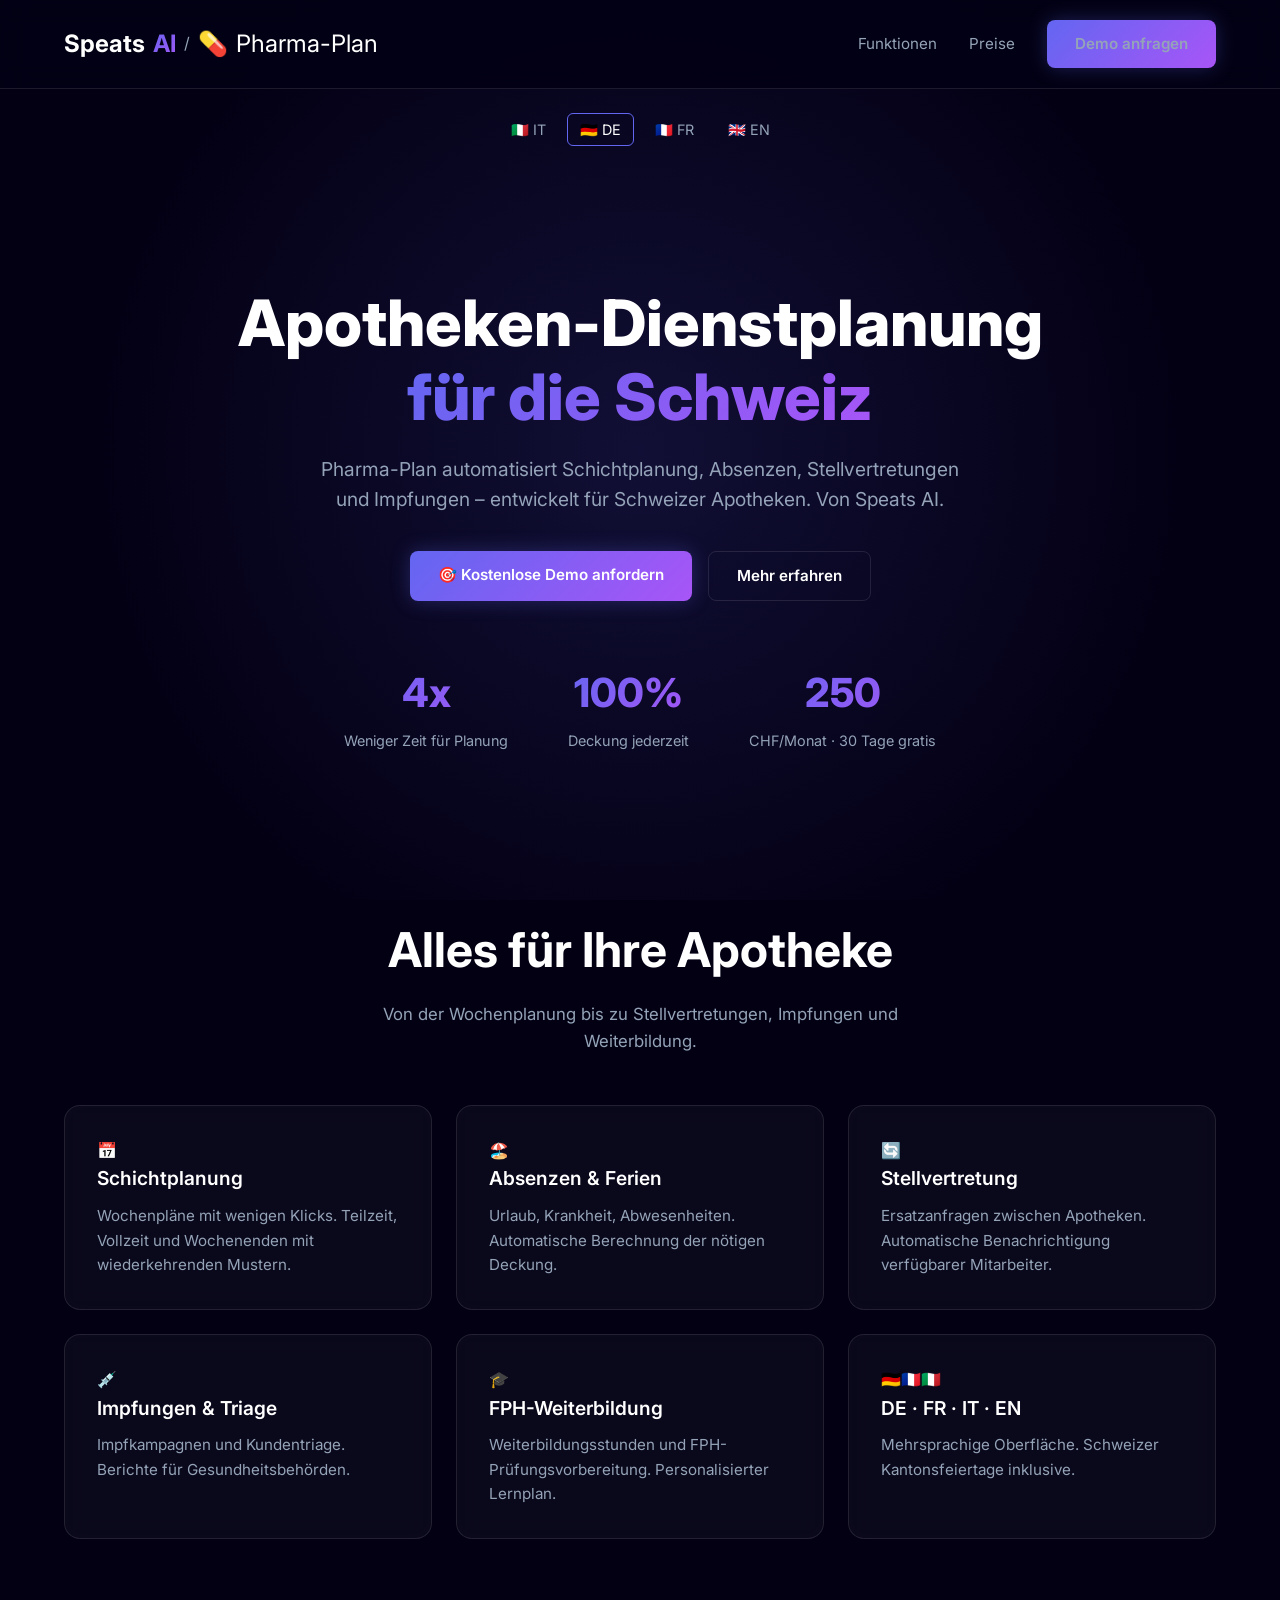
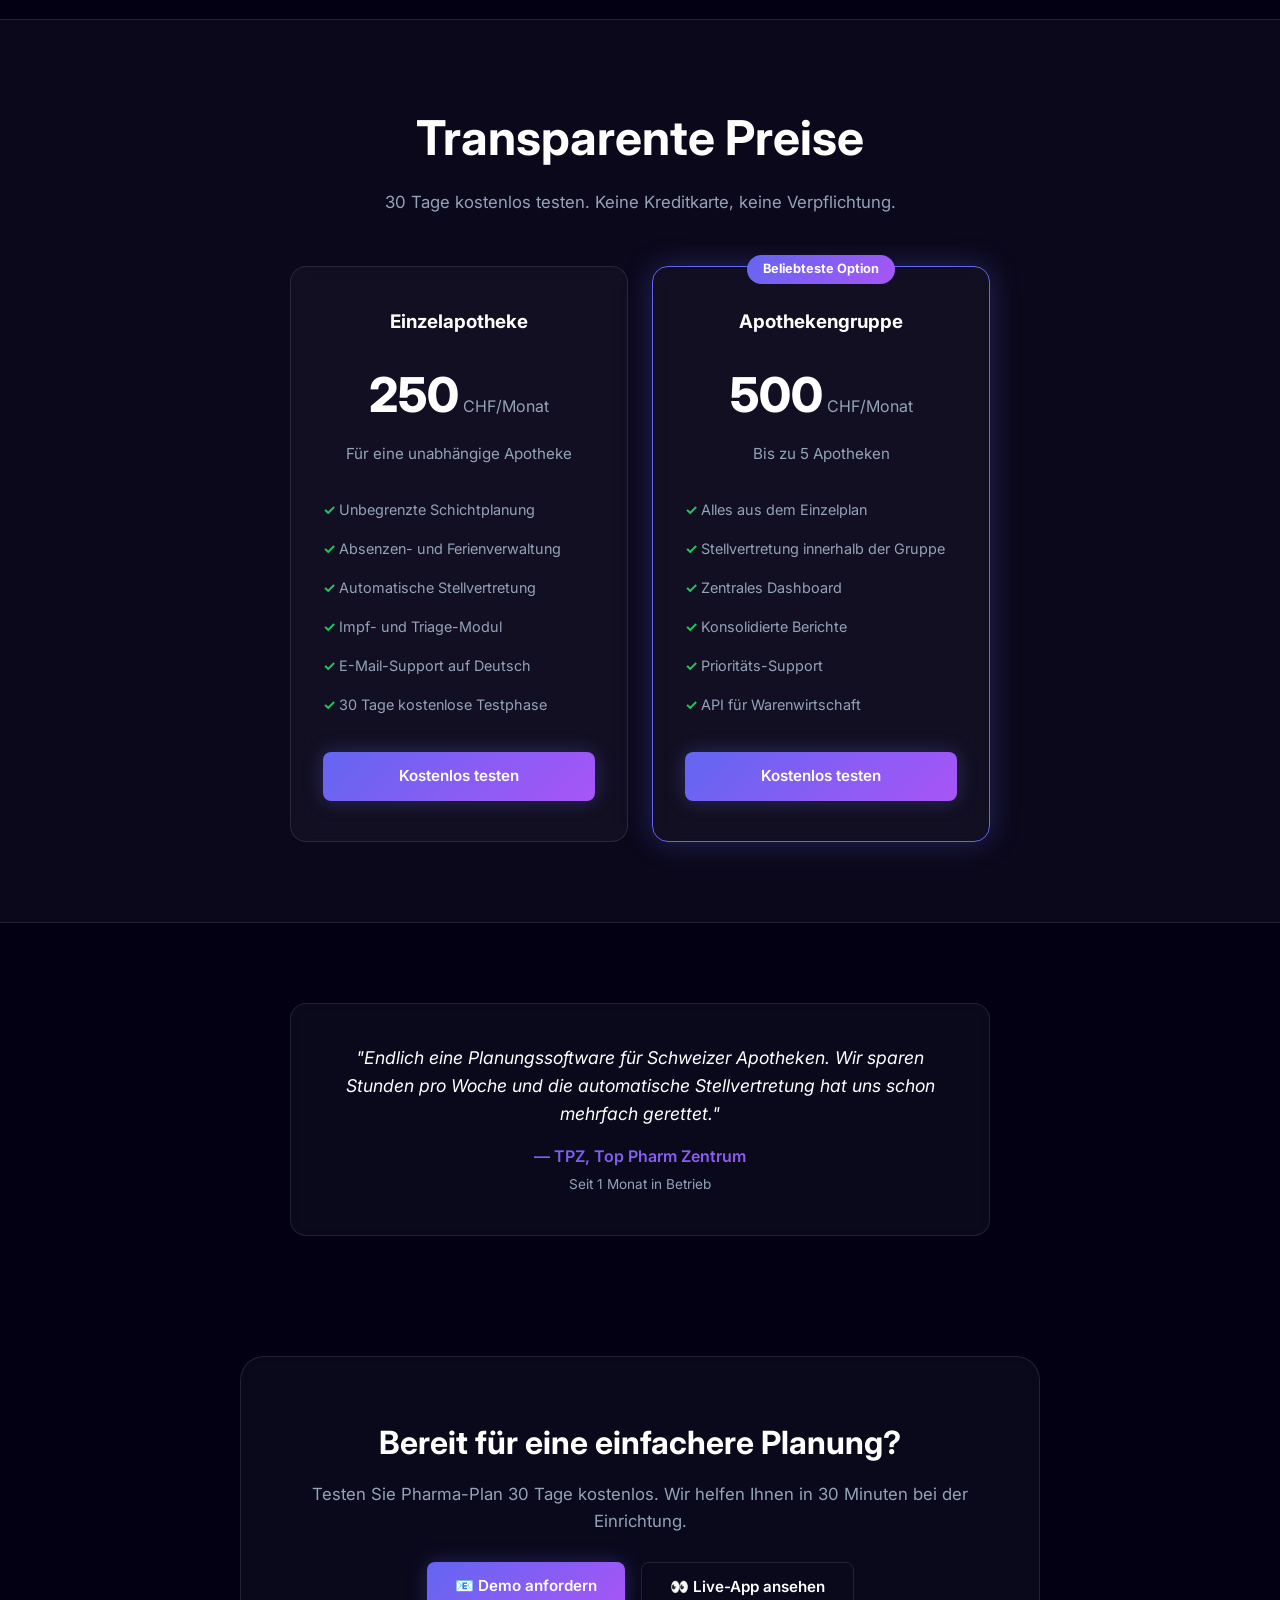
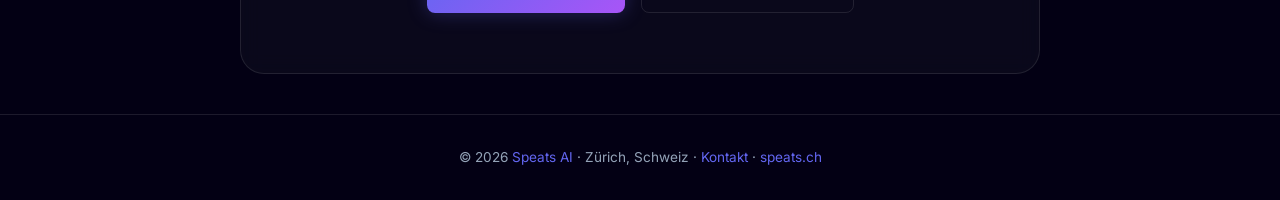
<file: pharma-plan-de.html>
<!DOCTYPE html>
<html lang="de">
<head>
<meta charset="UTF-8">
<meta name="viewport" content="width=device-width, initial-scale=1.0">
<title>Pharma-Plan — Apotheken-Dienstplanung | Speats AI</title>
<meta name="description" content="Pharma-Plan automatisiert Schichtplanung, Absenzen, Stellvertretungen und Impfungen für Schweizer Apotheken. 250 CHF/Monat. 30 Tage gratis testen.">
<link rel="preconnect" href="https://fonts.googleapis.com" crossorigin>
<link rel="preconnect" href="https://fonts.gstatic.com" crossorigin>
<link href="https://fonts.googleapis.com/css2?family=Inter:wght@400;500;600;700;800&display=swap" rel="stylesheet">
<style>
:root {
  --primary: #6366f1; --primary-dark: #4f46e5; --primary-glow: rgba(99,102,241,0.3);
  --secondary: #a855f7; --bg-dark: #030014; --bg-card: rgba(255,255,255,0.03);
  --bg-card-hover: rgba(255,255,255,0.08); --text-main: #ffffff; --text-muted: #94a3b8;
  --border-light: rgba(255,255,255,0.1); --success: #22c55e;
  --gradient-main: linear-gradient(135deg, #6366f1 0%, #a855f7 100%);
  --gradient-glow: radial-gradient(circle at center, rgba(99,102,241,0.15) 0%, rgba(3,0,20,0) 70%);
}
* { margin: 0; padding: 0; box-sizing: border-box; font-family: 'Inter', system-ui, -apple-system, sans-serif; }
html { scroll-behavior: smooth; background: var(--bg-dark); }
body { background: var(--bg-dark); color: var(--text-main); line-height: 1.6; background-image: var(--gradient-glow); background-attachment: fixed; min-height: 100vh; }
.container { max-width: 1200px; margin: 0 auto; padding: 0 24px; }
nav { padding: 20px 0; border-bottom: 1px solid var(--border-light); background: rgba(3,0,20,.85); backdrop-filter: blur(12px); position: sticky; top: 0; z-index: 100; }
nav .container { display: flex; justify-content: space-between; align-items: center; }
.logo { font-size: 1.5rem; font-weight: 700; text-decoration: none; color: var(--text-main); display: flex; align-items: center; gap: 8px; }
.logo-speats { color: var(--text-main); }
.logo-ai { background: var(--gradient-main); -webkit-background-clip: text; -webkit-text-fill-color: transparent; }
.nav-links { display: flex; gap: 32px; align-items: center; }
.nav-links a { color: var(--text-muted); text-decoration: none; font-size: .95rem; }
.nav-links a:hover { color: var(--text-main); }
.btn { display: inline-block; padding: 12px 28px; border-radius: 8px; font-weight: 600; font-size: .95rem; text-decoration: none; transition: all .2s; cursor: pointer; border: none; font-family: inherit; }
.btn-primary { background: var(--gradient-main); color: #fff; box-shadow: 0 0 20px var(--primary-glow); }
.btn-primary:hover { transform: translateY(-2px); box-shadow: 0 8px 25px rgba(99,102,241,.4); }
.btn-outline { background: transparent; color: var(--text-main); border: 1px solid var(--border-light); }
.btn-outline:hover { border-color: var(--primary); }
.hero { padding: 100px 0 80px; text-align: center; }
.hero h1 { font-size: clamp(2.5rem, 5vw, 4rem); font-weight: 800; line-height: 1.15; margin-bottom: 20px; }
.hero h1 span { background: var(--gradient-main); -webkit-background-clip: text; -webkit-text-fill-color: transparent; }
.hero p { font-size: 1.2rem; color: var(--text-muted); max-width: 650px; margin: 0 auto 36px; }
.hero-btns { display: flex; gap: 16px; justify-content: center; flex-wrap: wrap; }
.hero-stats { display: flex; gap: 60px; justify-content: center; margin-top: 60px; flex-wrap: wrap; }
.stat { text-align: center; }
.stat-number { font-size: 2.5rem; font-weight: 800; background: var(--gradient-main); -webkit-background-clip: text; -webkit-text-fill-color: transparent; }
.stat-label { color: var(--text-muted); font-size: .9rem; margin-top: 4px; }
section { padding: 80px 0; }
.section-title { text-align: center; font-size: clamp(2rem, 4vw, 3rem); font-weight: 700; margin-bottom: 12px; }
.section-subtitle { text-align: center; color: var(--text-muted); font-size: 1.05rem; max-width: 600px; margin: 0 auto 50px; }
.features-grid { display: grid; grid-template-columns: repeat(auto-fit, minmax(300px, 1fr)); gap: 24px; }
.feature-card { background: var(--bg-card); border: 1px solid var(--border-light); border-radius: 16px; padding: 32px; backdrop-filter: blur(10px); transition: all .3s; }
.feature-card:hover { background: var(--bg-card-hover); border-color: var(--primary); transform: translateY(-3px); }
.feature-card h3 { font-size: 1.2rem; font-weight: 600; margin-bottom: 10px; }
.feature-card p { color: var(--text-muted); font-size: .95rem; }
.pricing-grid { display: grid; grid-template-columns: repeat(auto-fit, minmax(300px, 1fr)); gap: 24px; max-width: 700px; margin: 0 auto; }
.pricing-card { background: var(--bg-card); border: 1px solid var(--border-light); border-radius: 16px; padding: 40px 32px; text-align: center; position: relative; backdrop-filter: blur(10px); }
.pricing-card.featured { border-color: var(--primary); box-shadow: 0 0 30px var(--primary-glow); }
.pricing-card.featured::before { content: "Beliebteste Option"; position: absolute; top: -12px; left: 50%; transform: translateX(-50%); background: var(--gradient-main); color: #fff; font-size: .8rem; font-weight: 700; padding: 4px 16px; border-radius: 20px; }
.pricing-card .price { font-size: 3rem; font-weight: 800; margin: 20px 0 8px; }
.pricing-card .price span { font-size: 1rem; color: var(--text-muted); font-weight: 400; }
.pricing-card .desc { color: var(--text-muted); font-size: .95rem; margin-bottom: 24px; }
.pricing-card ul { list-style: none; text-align: left; margin-bottom: 28px; }
.pricing-card ul li { padding: 8px 0; color: var(--text-muted); font-size: .9rem; }
.pricing-card ul li::before { content: "✓ "; color: var(--success); font-weight: 700; }
.testimonial { background: var(--bg-card); border: 1px solid var(--border-light); border-radius: 16px; padding: 40px; max-width: 700px; margin: 0 auto; text-align: center; backdrop-filter: blur(10px); }
.testimonial p { font-size: 1.1rem; font-style: italic; color: var(--text-main); margin-bottom: 16px; }
.testimonial .author { background: var(--gradient-main); -webkit-background-clip: text; -webkit-text-fill-color: transparent; font-weight: 600; }
.testimonial .role { color: var(--text-muted); font-size: .85rem; margin-top: 4px; }
.cta { background: var(--bg-card); border: 1px solid var(--border-light); border-radius: 24px; padding: 60px; text-align: center; margin: 40px auto; backdrop-filter: blur(10px); max-width: 800px; }
.cta h2 { font-size: clamp(1.5rem, 3vw, 2rem); margin-bottom: 12px; }
.cta p { color: var(--text-muted); margin-bottom: 28px; font-size: 1.05rem; }
.cta-btns { display: flex; gap: 16px; justify-content: center; flex-wrap: wrap; }
footer { border-top: 1px solid var(--border-light); padding: 32px 0; text-align: center; color: var(--text-muted); font-size: .85rem; }
footer a { color: var(--primary); text-decoration: none; }
.lang-switch { display: flex; gap: 8px; justify-content: center; margin-bottom: 40px; }
.lang-switch a { color: var(--text-muted); text-decoration: none; padding: 4px 12px; border-radius: 6px; font-size: .9rem; border: 1px solid transparent; }
.lang-switch a:hover, .lang-switch a.active { border-color: var(--primary); color: var(--text-main); }
@media (max-width: 768px) {
  .hero h1 { font-size: 2.2rem; }
  nav .container { flex-direction: column; gap: 16px; }
  .nav-links { flex-wrap: wrap; justify-content: center; gap: 16px; }
  .pricing-grid { grid-template-columns: 1fr; }
  .cta { padding: 32px 20px; }
}
</style>
</head>
<body>

<nav>
  <div class="container">
    <a href="/" class="logo"><span class="logo-speats">Speats</span><span class="logo-ai"> AI</span> <span style="color:var(--text-muted);font-weight:400;font-size:1rem;">/</span> 💊 <span style="font-weight:400;">Pharma-Plan</span></a>
    <div class="nav-links">
      <a href="#features">Funktionen</a>
      <a href="#pricing">Preise</a>
      <a href="#kontakt" class="btn btn-primary">Demo anfragen</a>
    </div>
  </div>
</nav>

<div class="lang-switch container" style="margin-top:24px;">
  <a href="pharma-plan.html">🇮🇹 IT</a>
  <a href="pharma-plan-de.html" class="active">🇩🇪 DE</a>
  <a href="pharma-plan-fr.html">🇫🇷 FR</a>
  <a href="pharma-plan-en.html">🇬🇧 EN</a>
</div>

<section class="hero">
  <div class="container">
    <h1>Apotheken-Dienstplanung<br><span>für die Schweiz</span></h1>
    <p>Pharma-Plan automatisiert Schichtplanung, Absenzen, Stellvertretungen und Impfungen – entwickelt für Schweizer Apotheken. Von Speats AI.</p>
    <div class="hero-btns">
      <a href="#kontakt" class="btn btn-primary">🎯 Kostenlose Demo anfordern</a>
      <a href="#features" class="btn btn-outline">Mehr erfahren</a>
    </div>
    <div class="hero-stats">
      <div class="stat"><div class="stat-number">4x</div><div class="stat-label">Weniger Zeit für Planung</div></div>
      <div class="stat"><div class="stat-number">100%</div><div class="stat-label">Deckung jederzeit</div></div>
      <div class="stat"><div class="stat-number">250</div><div class="stat-label">CHF/Monat · 30 Tage gratis</div></div>
    </div>
  </div>
</section>

<section id="features">
  <div class="container">
    <h2 class="section-title">Alles für Ihre Apotheke</h2>
    <p class="section-subtitle">Von der Wochenplanung bis zu Stellvertretungen, Impfungen und Weiterbildung.</p>
    <div class="features-grid">
      <div class="feature-card"><div class="feature-icon">📅</div><h3>Schichtplanung</h3><p>Wochenpläne mit wenigen Klicks. Teilzeit, Vollzeit und Wochenenden mit wiederkehrenden Mustern.</p></div>
      <div class="feature-card"><div class="feature-icon">🏖️</div><h3>Absenzen & Ferien</h3><p>Urlaub, Krankheit, Abwesenheiten. Automatische Berechnung der nötigen Deckung.</p></div>
      <div class="feature-card"><div class="feature-icon">🔄</div><h3>Stellvertretung</h3><p>Ersatzanfragen zwischen Apotheken. Automatische Benachrichtigung verfügbarer Mitarbeiter.</p></div>
      <div class="feature-card"><div class="feature-icon">💉</div><h3>Impfungen & Triage</h3><p>Impfkampagnen und Kundentriage. Berichte für Gesundheitsbehörden.</p></div>
      <div class="feature-card"><div class="feature-icon">🎓</div><h3>FPH-Weiterbildung</h3><p>Weiterbildungsstunden und FPH-Prüfungsvorbereitung. Personalisierter Lernplan.</p></div>
      <div class="feature-card"><div class="feature-icon">🇩🇪🇫🇷🇮🇹</div><h3>DE · FR · IT · EN</h3><p>Mehrsprachige Oberfläche. Schweizer Kantonsfeiertage inklusive.</p></div>
    </div>
  </div>
</section>

<section id="pricing" style="background: var(--bg-card); border-top: 1px solid var(--border-light); border-bottom: 1px solid var(--border-light);">
  <div class="container">
    <h2 class="section-title">Transparente Preise</h2>
    <p class="section-subtitle">30 Tage kostenlos testen. Keine Kreditkarte, keine Verpflichtung.</p>
    <div class="pricing-grid">
      <div class="pricing-card">
        <h3>Einzelapotheke</h3>
        <div class="price">250<span> CHF/Monat</span></div>
        <div class="desc">Für eine unabhängige Apotheke</div>
        <ul>
          <li>Unbegrenzte Schichtplanung</li>
          <li>Absenzen- und Ferienverwaltung</li>
          <li>Automatische Stellvertretung</li>
          <li>Impf- und Triage-Modul</li>
          <li>E-Mail-Support auf Deutsch</li>
          <li>30 Tage kostenlose Testphase</li>
        </ul>
        <a href="#kontakt" class="btn btn-primary" style="width:100%;">Kostenlos testen</a>
      </div>
      <div class="pricing-card featured">
        <h3>Apothekengruppe</h3>
        <div class="price">500<span> CHF/Monat</span></div>
        <div class="desc">Bis zu 5 Apotheken</div>
        <ul>
          <li>Alles aus dem Einzelplan</li>
          <li>Stellvertretung innerhalb der Gruppe</li>
          <li>Zentrales Dashboard</li>
          <li>Konsolidierte Berichte</li>
          <li>Prioritäts-Support</li>
          <li>API für Warenwirtschaft</li>
        </ul>
        <a href="#kontakt" class="btn btn-primary" style="width:100%;">Kostenlos testen</a>
      </div>
    </div>
  </div>
</section>

<section>
  <div class="container">
    <div class="testimonial">
      <p>"Endlich eine Planungssoftware für Schweizer Apotheken. Wir sparen Stunden pro Woche und die automatische Stellvertretung hat uns schon mehrfach gerettet."</p>
      <div class="author">— TPZ, Top Pharm Zentrum</div>
      <div class="role">Seit 1 Monat in Betrieb</div>
    </div>
  </div>
</section>

<section id="kontakt" class="container">
  <div class="cta">
    <h2>Bereit für eine einfachere Planung?</h2>
    <p>Testen Sie Pharma-Plan 30 Tage kostenlos. Wir helfen Ihnen in 30 Minuten bei der Einrichtung.</p>
    <div class="cta-btns">
      <a href="mailto:gianmichele.siano@gmail.com?subject=Demo-Anfrage%20Pharma-Plan" class="btn btn-primary">📧 Demo anfordern</a>
      <a href="https://pharma-plan.staging.speats.ch/" class="btn btn-outline" target="_blank">👀 Live-App ansehen</a>
    </div>
  </div>
</section>

<footer>
  <div class="container">
    <p>© 2026 <a href="/">Speats AI</a> · Zürich, Schweiz · <a href="mailto:gianmichele.siano@gmail.com">Kontakt</a> · <a href="/">speats.ch</a></p>
  </div>
</footer>

</body>
</html>
</file>
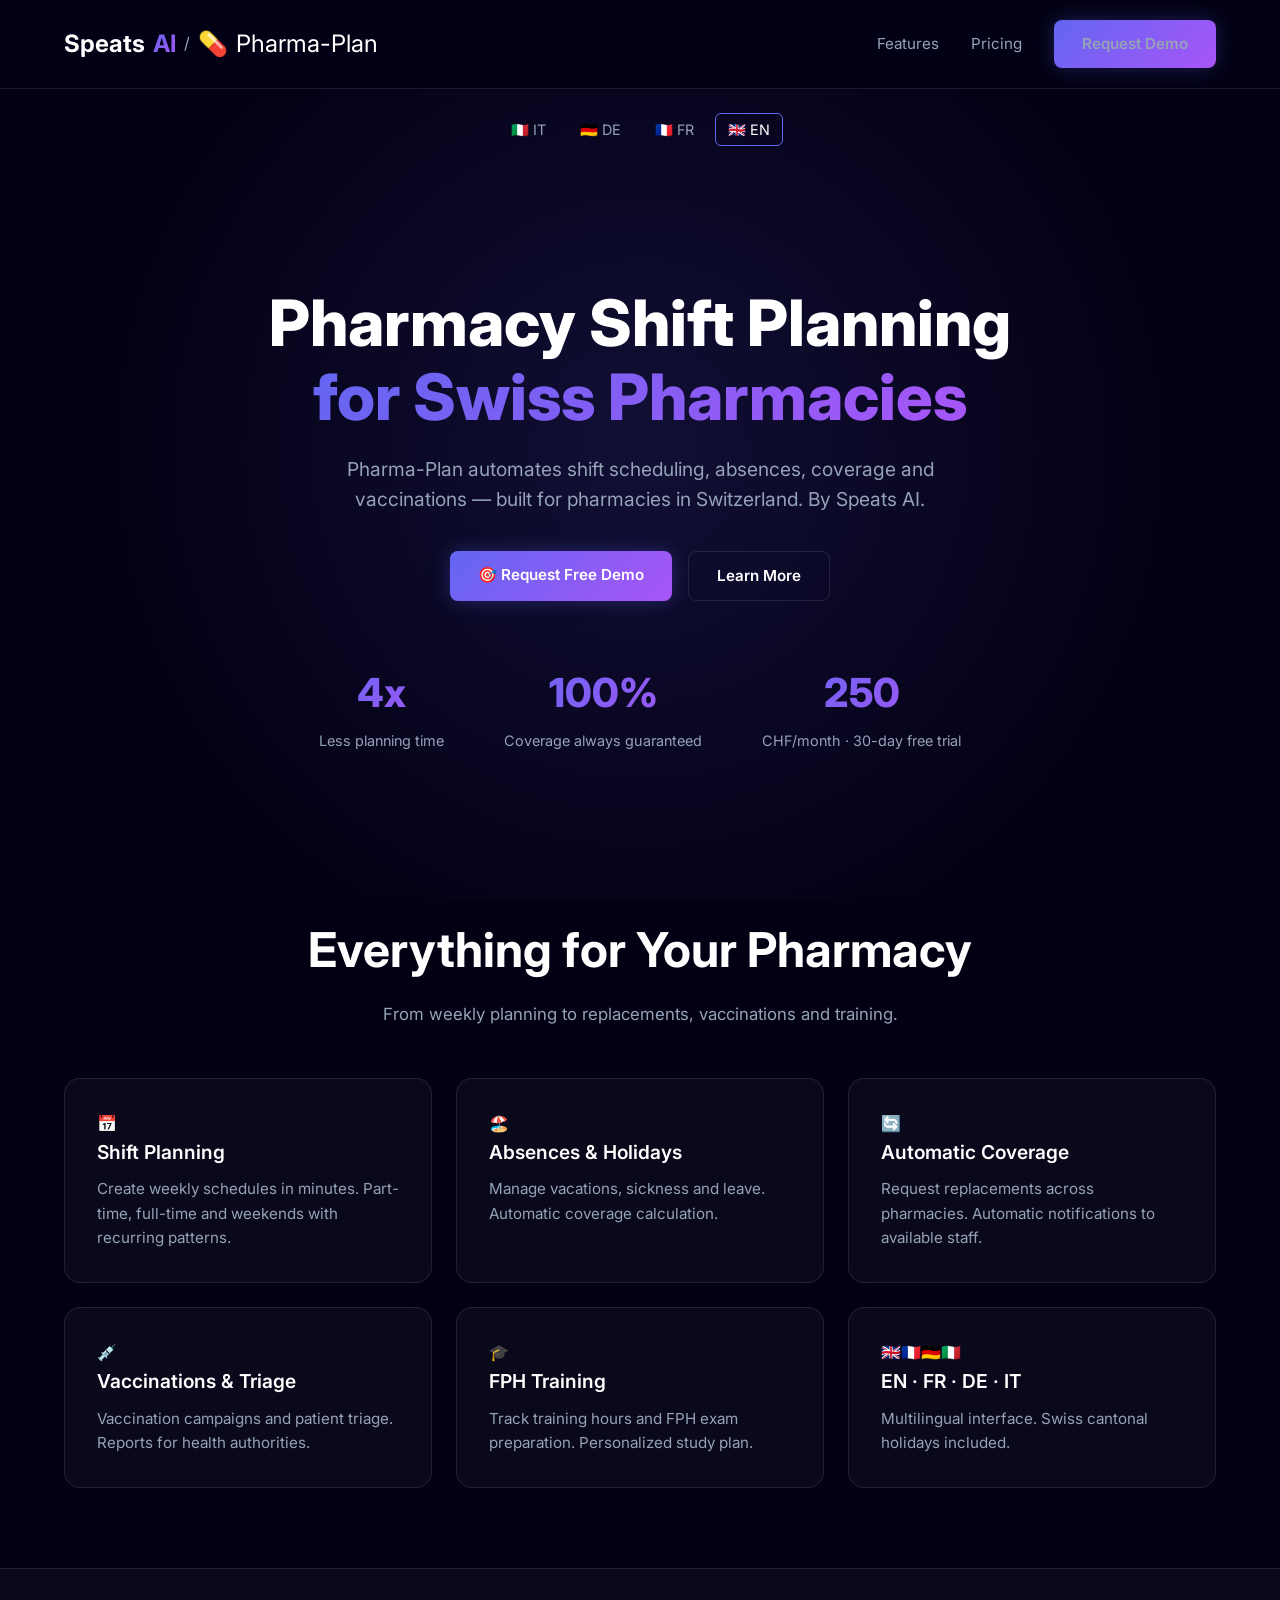
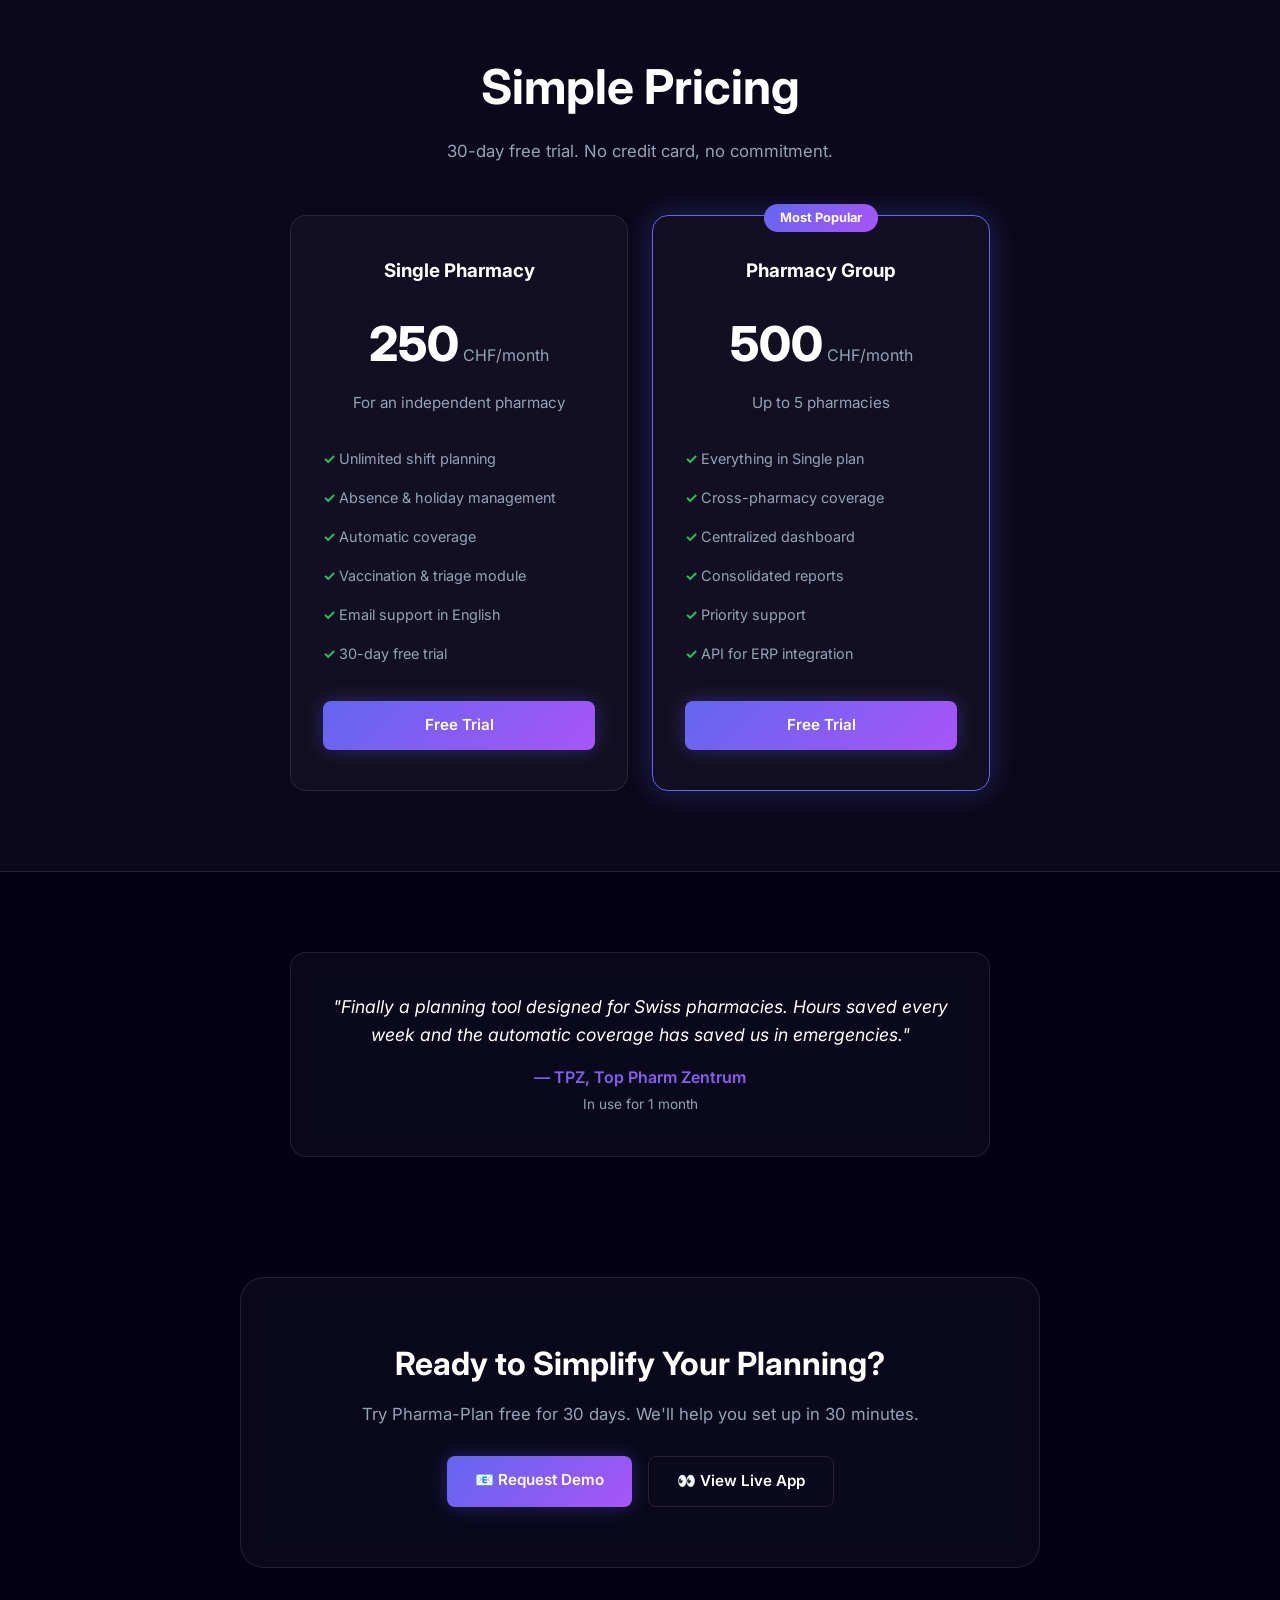
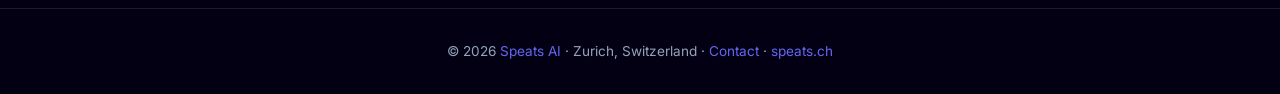
<file: pharma-plan-en.html>
<!DOCTYPE html>
<html lang="en">
<head>
<meta charset="UTF-8">
<meta name="viewport" content="width=device-width, initial-scale=1.0">
<title>Pharma-Plan — Pharmacy Shift Planning | Speats AI</title>
<meta name="description" content="Pharma-Plan automates shift planning, absences, replacements and vaccinations for Swiss pharmacies. 250 CHF/month. Free 30-day trial.">
<link rel="preconnect" href="https://fonts.googleapis.com" crossorigin>
<link rel="preconnect" href="https://fonts.gstatic.com" crossorigin>
<link href="https://fonts.googleapis.com/css2?family=Inter:wght@400;500;600;700;800&display=swap" rel="stylesheet">
<style>
:root {
  --primary: #6366f1; --primary-dark: #4f46e5; --primary-glow: rgba(99,102,241,0.3);
  --secondary: #a855f7; --bg-dark: #030014; --bg-card: rgba(255,255,255,0.03);
  --bg-card-hover: rgba(255,255,255,0.08); --text-main: #ffffff; --text-muted: #94a3b8;
  --border-light: rgba(255,255,255,0.1); --success: #22c55e;
  --gradient-main: linear-gradient(135deg, #6366f1 0%, #a855f7 100%);
  --gradient-glow: radial-gradient(circle at center, rgba(99,102,241,0.15) 0%, rgba(3,0,20,0) 70%);
}
* { margin: 0; padding: 0; box-sizing: border-box; font-family: 'Inter', system-ui, -apple-system, sans-serif; }
html { scroll-behavior: smooth; background: var(--bg-dark); }
body { background: var(--bg-dark); color: var(--text-main); line-height: 1.6; background-image: var(--gradient-glow); background-attachment: fixed; min-height: 100vh; }
.container { max-width: 1200px; margin: 0 auto; padding: 0 24px; }
nav { padding: 20px 0; border-bottom: 1px solid var(--border-light); background: rgba(3,0,20,.85); backdrop-filter: blur(12px); position: sticky; top: 0; z-index: 100; }
nav .container { display: flex; justify-content: space-between; align-items: center; }
.logo { font-size: 1.5rem; font-weight: 700; text-decoration: none; color: var(--text-main); display: flex; align-items: center; gap: 8px; }
.logo-speats { color: var(--text-main); }
.logo-ai { background: var(--gradient-main); -webkit-background-clip: text; -webkit-text-fill-color: transparent; }
.nav-links { display: flex; gap: 32px; align-items: center; }
.nav-links a { color: var(--text-muted); text-decoration: none; font-size: .95rem; }
.nav-links a:hover { color: var(--text-main); }
.btn { display: inline-block; padding: 12px 28px; border-radius: 8px; font-weight: 600; font-size: .95rem; text-decoration: none; transition: all .2s; cursor: pointer; border: none; font-family: inherit; }
.btn-primary { background: var(--gradient-main); color: #fff; box-shadow: 0 0 20px var(--primary-glow); }
.btn-primary:hover { transform: translateY(-2px); box-shadow: 0 8px 25px rgba(99,102,241,.4); }
.btn-outline { background: transparent; color: var(--text-main); border: 1px solid var(--border-light); }
.btn-outline:hover { border-color: var(--primary); }
.hero { padding: 100px 0 80px; text-align: center; }
.hero h1 { font-size: clamp(2.5rem, 5vw, 4rem); font-weight: 800; line-height: 1.15; margin-bottom: 20px; }
.hero h1 span { background: var(--gradient-main); -webkit-background-clip: text; -webkit-text-fill-color: transparent; }
.hero p { font-size: 1.2rem; color: var(--text-muted); max-width: 650px; margin: 0 auto 36px; }
.hero-btns { display: flex; gap: 16px; justify-content: center; flex-wrap: wrap; }
.hero-stats { display: flex; gap: 60px; justify-content: center; margin-top: 60px; flex-wrap: wrap; }
.stat { text-align: center; }
.stat-number { font-size: 2.5rem; font-weight: 800; background: var(--gradient-main); -webkit-background-clip: text; -webkit-text-fill-color: transparent; }
.stat-label { color: var(--text-muted); font-size: .9rem; margin-top: 4px; }
section { padding: 80px 0; }
.section-title { text-align: center; font-size: clamp(2rem, 4vw, 3rem); font-weight: 700; margin-bottom: 12px; }
.section-subtitle { text-align: center; color: var(--text-muted); font-size: 1.05rem; max-width: 600px; margin: 0 auto 50px; }
.features-grid { display: grid; grid-template-columns: repeat(auto-fit, minmax(300px, 1fr)); gap: 24px; }
.feature-card { background: var(--bg-card); border: 1px solid var(--border-light); border-radius: 16px; padding: 32px; backdrop-filter: blur(10px); transition: all .3s; }
.feature-card:hover { background: var(--bg-card-hover); border-color: var(--primary); transform: translateY(-3px); }
.feature-card h3 { font-size: 1.2rem; font-weight: 600; margin-bottom: 10px; }
.feature-card p { color: var(--text-muted); font-size: .95rem; }
.pricing-grid { display: grid; grid-template-columns: repeat(auto-fit, minmax(300px, 1fr)); gap: 24px; max-width: 700px; margin: 0 auto; }
.pricing-card { background: var(--bg-card); border: 1px solid var(--border-light); border-radius: 16px; padding: 40px 32px; text-align: center; position: relative; backdrop-filter: blur(10px); }
.pricing-card.featured { border-color: var(--primary); box-shadow: 0 0 30px var(--primary-glow); }
.pricing-card.featured::before { content: "Most Popular"; position: absolute; top: -12px; left: 50%; transform: translateX(-50%); background: var(--gradient-main); color: #fff; font-size: .8rem; font-weight: 700; padding: 4px 16px; border-radius: 20px; }
.pricing-card .price { font-size: 3rem; font-weight: 800; margin: 20px 0 8px; }
.pricing-card .price span { font-size: 1rem; color: var(--text-muted); font-weight: 400; }
.pricing-card .desc { color: var(--text-muted); font-size: .95rem; margin-bottom: 24px; }
.pricing-card ul { list-style: none; text-align: left; margin-bottom: 28px; }
.pricing-card ul li { padding: 8px 0; color: var(--text-muted); font-size: .9rem; }
.pricing-card ul li::before { content: "✓ "; color: var(--success); font-weight: 700; }
.testimonial { background: var(--bg-card); border: 1px solid var(--border-light); border-radius: 16px; padding: 40px; max-width: 700px; margin: 0 auto; text-align: center; backdrop-filter: blur(10px); }
.testimonial p { font-size: 1.1rem; font-style: italic; color: var(--text-main); margin-bottom: 16px; }
.testimonial .author { background: var(--gradient-main); -webkit-background-clip: text; -webkit-text-fill-color: transparent; font-weight: 600; }
.testimonial .role { color: var(--text-muted); font-size: .85rem; margin-top: 4px; }
.cta { background: var(--bg-card); border: 1px solid var(--border-light); border-radius: 24px; padding: 60px; text-align: center; margin: 40px auto; backdrop-filter: blur(10px); max-width: 800px; }
.cta h2 { font-size: clamp(1.5rem, 3vw, 2rem); margin-bottom: 12px; }
.cta p { color: var(--text-muted); margin-bottom: 28px; font-size: 1.05rem; }
.cta-btns { display: flex; gap: 16px; justify-content: center; flex-wrap: wrap; }
footer { border-top: 1px solid var(--border-light); padding: 32px 0; text-align: center; color: var(--text-muted); font-size: .85rem; }
footer a { color: var(--primary); text-decoration: none; }
.lang-switch { display: flex; gap: 8px; justify-content: center; margin-bottom: 40px; }
.lang-switch a { color: var(--text-muted); text-decoration: none; padding: 4px 12px; border-radius: 6px; font-size: .9rem; border: 1px solid transparent; }
.lang-switch a:hover, .lang-switch a.active { border-color: var(--primary); color: var(--text-main); }
@media (max-width: 768px) {
  .hero h1 { font-size: 2.2rem; }
  nav .container { flex-direction: column; gap: 16px; }
  .nav-links { flex-wrap: wrap; justify-content: center; gap: 16px; }
  .pricing-grid { grid-template-columns: 1fr; }
  .cta { padding: 32px 20px; }
}
</style>
</head>
<body>

<nav>
  <div class="container">
    <a href="/" class="logo"><span class="logo-speats">Speats</span><span class="logo-ai"> AI</span> <span style="color:var(--text-muted);font-weight:400;font-size:1rem;">/</span> 💊 <span style="font-weight:400;">Pharma-Plan</span></a>
    <div class="nav-links">
      <a href="#features">Features</a>
      <a href="#pricing">Pricing</a>
      <a href="#contact" class="btn btn-primary">Request Demo</a>
    </div>
  </div>
</nav>

<div class="lang-switch container" style="margin-top:24px;">
  <a href="pharma-plan.html">🇮🇹 IT</a>
  <a href="pharma-plan-de.html">🇩🇪 DE</a>
  <a href="pharma-plan-fr.html">🇫🇷 FR</a>
  <a href="pharma-plan-en.html" class="active">🇬🇧 EN</a>
</div>

<section class="hero">
  <div class="container">
    <h1>Pharmacy Shift Planning<br><span>for Swiss Pharmacies</span></h1>
    <p>Pharma-Plan automates shift scheduling, absences, coverage and vaccinations — built for pharmacies in Switzerland. By Speats AI.</p>
    <div class="hero-btns">
      <a href="#contact" class="btn btn-primary">🎯 Request Free Demo</a>
      <a href="#features" class="btn btn-outline">Learn More</a>
    </div>
    <div class="hero-stats">
      <div class="stat"><div class="stat-number">4x</div><div class="stat-label">Less planning time</div></div>
      <div class="stat"><div class="stat-number">100%</div><div class="stat-label">Coverage always guaranteed</div></div>
      <div class="stat"><div class="stat-number">250</div><div class="stat-label">CHF/month · 30-day free trial</div></div>
    </div>
  </div>
</section>

<section id="features">
  <div class="container">
    <h2 class="section-title">Everything for Your Pharmacy</h2>
    <p class="section-subtitle">From weekly planning to replacements, vaccinations and training.</p>
    <div class="features-grid">
      <div class="feature-card"><div class="feature-icon">📅</div><h3>Shift Planning</h3><p>Create weekly schedules in minutes. Part-time, full-time and weekends with recurring patterns.</p></div>
      <div class="feature-card"><div class="feature-icon">🏖️</div><h3>Absences & Holidays</h3><p>Manage vacations, sickness and leave. Automatic coverage calculation.</p></div>
      <div class="feature-card"><div class="feature-icon">🔄</div><h3>Automatic Coverage</h3><p>Request replacements across pharmacies. Automatic notifications to available staff.</p></div>
      <div class="feature-card"><div class="feature-icon">💉</div><h3>Vaccinations & Triage</h3><p>Vaccination campaigns and patient triage. Reports for health authorities.</p></div>
      <div class="feature-card"><div class="feature-icon">🎓</div><h3>FPH Training</h3><p>Track training hours and FPH exam preparation. Personalized study plan.</p></div>
      <div class="feature-card"><div class="feature-icon">🇬🇧🇫🇷🇩🇪🇮🇹</div><h3>EN · FR · DE · IT</h3><p>Multilingual interface. Swiss cantonal holidays included.</p></div>
    </div>
  </div>
</section>

<section id="pricing" style="background: var(--bg-card); border-top: 1px solid var(--border-light); border-bottom: 1px solid var(--border-light);">
  <div class="container">
    <h2 class="section-title">Simple Pricing</h2>
    <p class="section-subtitle">30-day free trial. No credit card, no commitment.</p>
    <div class="pricing-grid">
      <div class="pricing-card">
        <h3>Single Pharmacy</h3>
        <div class="price">250<span> CHF/month</span></div>
        <div class="desc">For an independent pharmacy</div>
        <ul>
          <li>Unlimited shift planning</li>
          <li>Absence & holiday management</li>
          <li>Automatic coverage</li>
          <li>Vaccination & triage module</li>
          <li>Email support in English</li>
          <li>30-day free trial</li>
        </ul>
        <a href="#contact" class="btn btn-primary" style="width:100%;">Free Trial</a>
      </div>
      <div class="pricing-card featured">
        <h3>Pharmacy Group</h3>
        <div class="price">500<span> CHF/month</span></div>
        <div class="desc">Up to 5 pharmacies</div>
        <ul>
          <li>Everything in Single plan</li>
          <li>Cross-pharmacy coverage</li>
          <li>Centralized dashboard</li>
          <li>Consolidated reports</li>
          <li>Priority support</li>
          <li>API for ERP integration</li>
        </ul>
        <a href="#contact" class="btn btn-primary" style="width:100%;">Free Trial</a>
      </div>
    </div>
  </div>
</section>

<section>
  <div class="container">
    <div class="testimonial">
      <p>"Finally a planning tool designed for Swiss pharmacies. Hours saved every week and the automatic coverage has saved us in emergencies."</p>
      <div class="author">— TPZ, Top Pharm Zentrum</div>
      <div class="role">In use for 1 month</div>
    </div>
  </div>
</section>

<section id="contact" class="container">
  <div class="cta">
    <h2>Ready to Simplify Your Planning?</h2>
    <p>Try Pharma-Plan free for 30 days. We'll help you set up in 30 minutes.</p>
    <div class="cta-btns">
      <a href="mailto:gianmichele.siano@gmail.com?subject=Pharma-Plan%20Demo%20Request" class="btn btn-primary">📧 Request Demo</a>
      <a href="https://pharma-plan.staging.speats.ch/" class="btn btn-outline" target="_blank">👀 View Live App</a>
    </div>
  </div>
</section>

<footer>
  <div class="container">
    <p>© 2026 <a href="/">Speats AI</a> · Zurich, Switzerland · <a href="mailto:gianmichele.siano@gmail.com">Contact</a> · <a href="/">speats.ch</a></p>
  </div>
</footer>

</body>
</html>
</file>
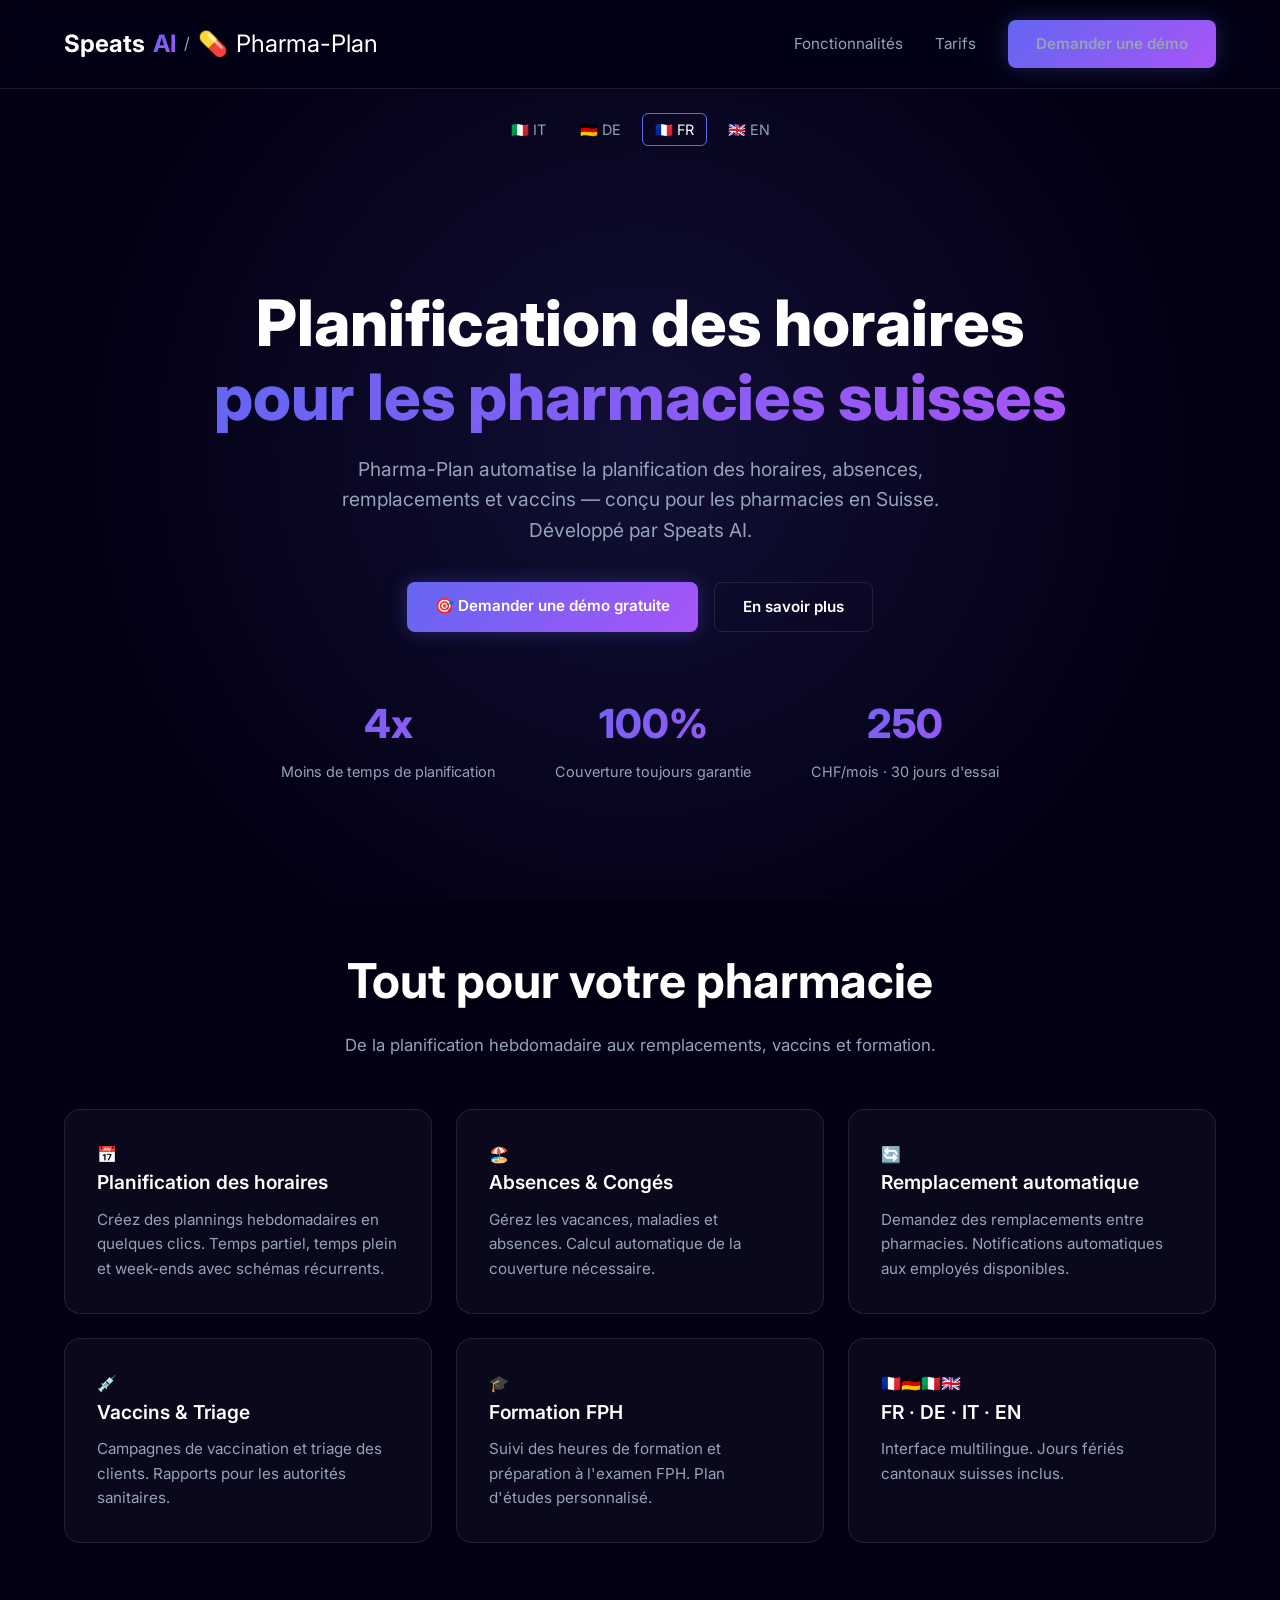
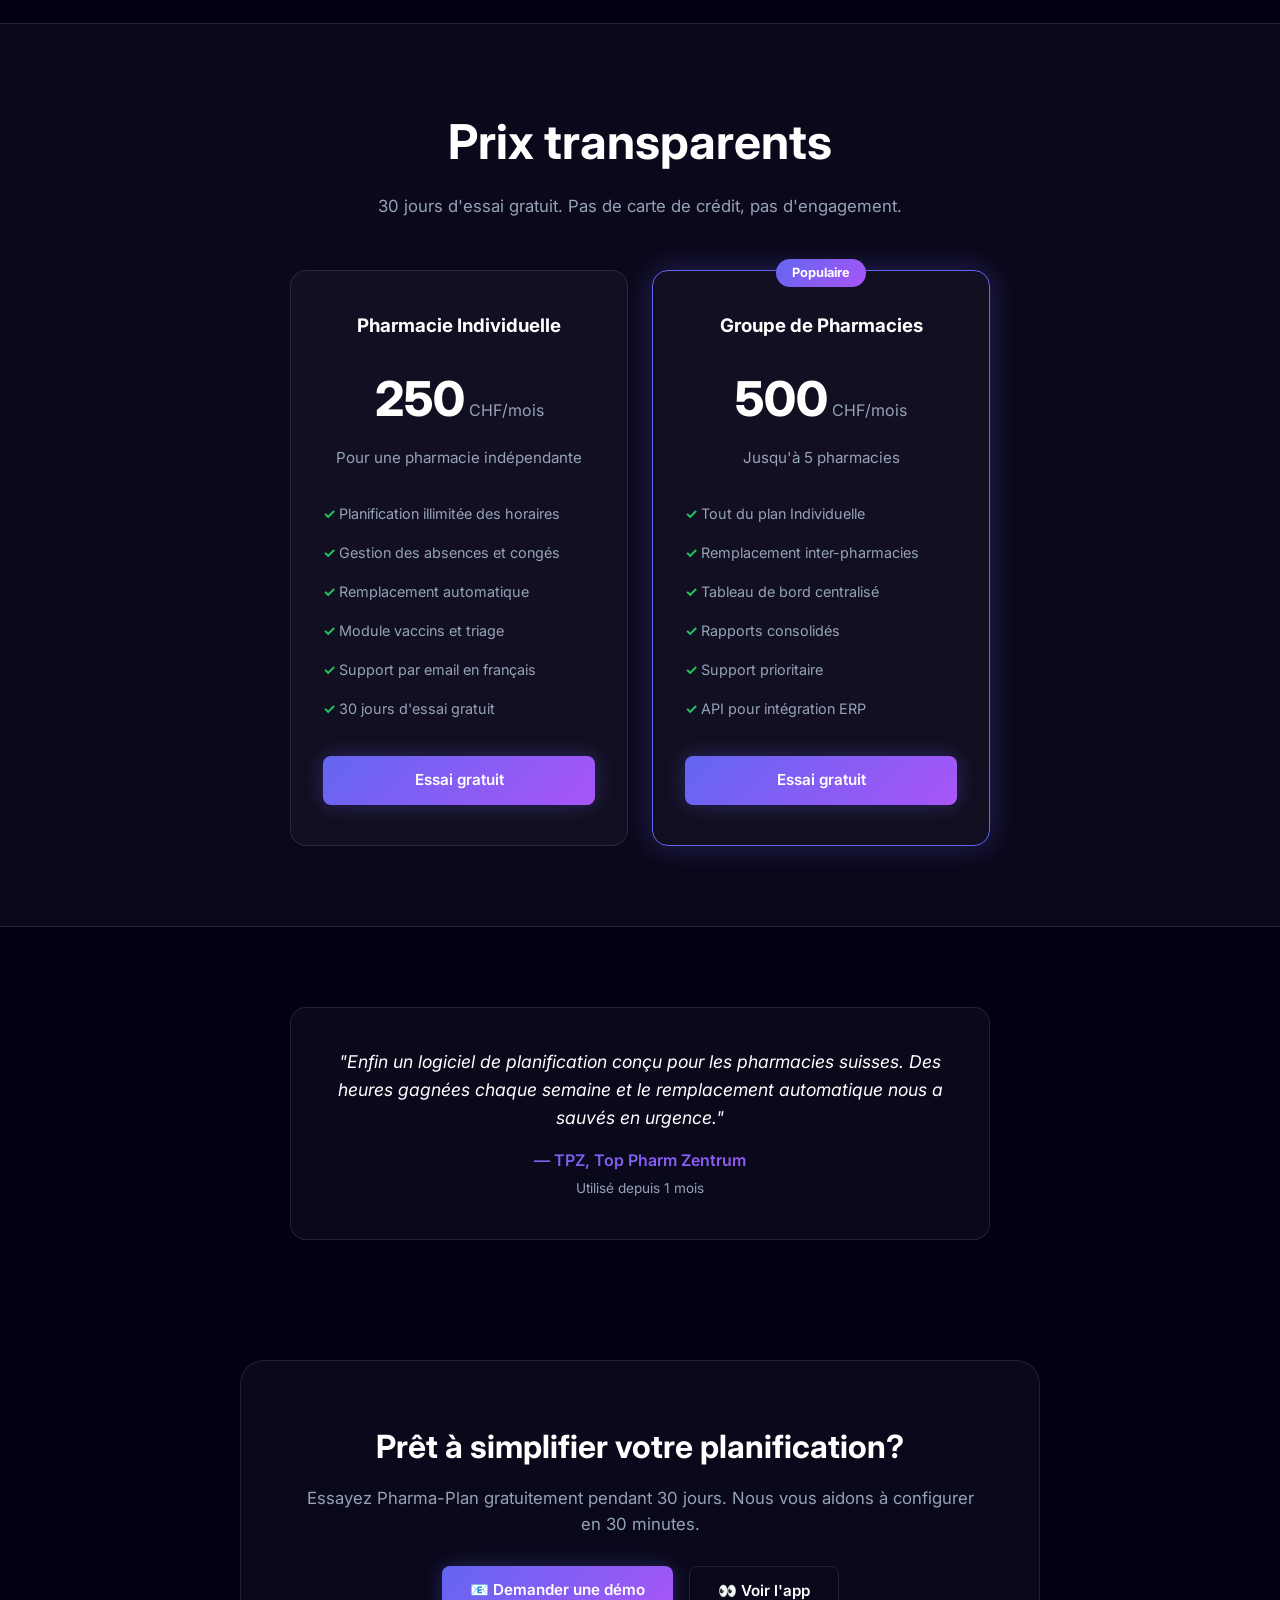
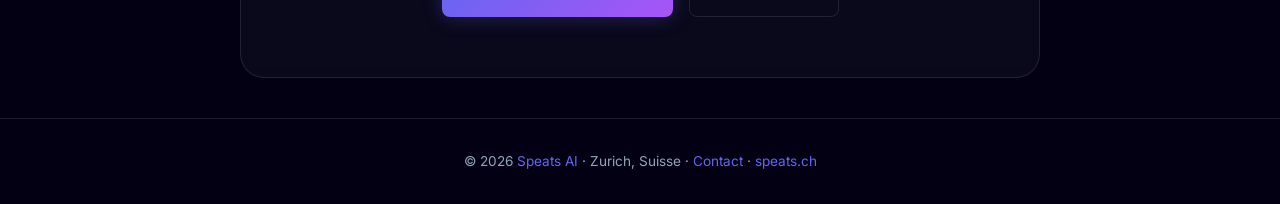
<file: pharma-plan-fr.html>
<!DOCTYPE html>
<html lang="fr">
<head>
<meta charset="UTF-8">
<meta name="viewport" content="width=device-width, initial-scale=1.0">
<title>Pharma-Plan — Planification des horaires en pharmacie | Speats AI</title>
<meta name="description" content="Pharma-Plan automatise la planification des horaires, absences, remplacements et vaccins pour les pharmacies suisses. 250 CHF/mois. Essai gratuit 30 jours.">
<link rel="preconnect" href="https://fonts.googleapis.com" crossorigin>
<link rel="preconnect" href="https://fonts.gstatic.com" crossorigin>
<link href="https://fonts.googleapis.com/css2?family=Inter:wght@400;500;600;700;800&display=swap" rel="stylesheet">
<style>
:root {
  --primary: #6366f1; --primary-dark: #4f46e5; --primary-glow: rgba(99,102,241,0.3);
  --secondary: #a855f7; --bg-dark: #030014; --bg-card: rgba(255,255,255,0.03);
  --bg-card-hover: rgba(255,255,255,0.08); --text-main: #ffffff; --text-muted: #94a3b8;
  --border-light: rgba(255,255,255,0.1); --success: #22c55e;
  --gradient-main: linear-gradient(135deg, #6366f1 0%, #a855f7 100%);
  --gradient-glow: radial-gradient(circle at center, rgba(99,102,241,0.15) 0%, rgba(3,0,20,0) 70%);
}
* { margin: 0; padding: 0; box-sizing: border-box; font-family: 'Inter', system-ui, -apple-system, sans-serif; }
html { scroll-behavior: smooth; background: var(--bg-dark); }
body { background: var(--bg-dark); color: var(--text-main); line-height: 1.6; background-image: var(--gradient-glow); background-attachment: fixed; min-height: 100vh; }
.container { max-width: 1200px; margin: 0 auto; padding: 0 24px; }
nav { padding: 20px 0; border-bottom: 1px solid var(--border-light); background: rgba(3,0,20,.85); backdrop-filter: blur(12px); position: sticky; top: 0; z-index: 100; }
nav .container { display: flex; justify-content: space-between; align-items: center; }
.logo { font-size: 1.5rem; font-weight: 700; text-decoration: none; color: var(--text-main); display: flex; align-items: center; gap: 8px; }
.logo-speats { color: var(--text-main); }
.logo-ai { background: var(--gradient-main); -webkit-background-clip: text; -webkit-text-fill-color: transparent; }
.nav-links { display: flex; gap: 32px; align-items: center; }
.nav-links a { color: var(--text-muted); text-decoration: none; font-size: .95rem; }
.nav-links a:hover { color: var(--text-main); }
.btn { display: inline-block; padding: 12px 28px; border-radius: 8px; font-weight: 600; font-size: .95rem; text-decoration: none; transition: all .2s; cursor: pointer; border: none; font-family: inherit; }
.btn-primary { background: var(--gradient-main); color: #fff; box-shadow: 0 0 20px var(--primary-glow); }
.btn-primary:hover { transform: translateY(-2px); box-shadow: 0 8px 25px rgba(99,102,241,.4); }
.btn-outline { background: transparent; color: var(--text-main); border: 1px solid var(--border-light); }
.btn-outline:hover { border-color: var(--primary); }
.hero { padding: 100px 0 80px; text-align: center; }
.hero h1 { font-size: clamp(2.5rem, 5vw, 4rem); font-weight: 800; line-height: 1.15; margin-bottom: 20px; }
.hero h1 span { background: var(--gradient-main); -webkit-background-clip: text; -webkit-text-fill-color: transparent; }
.hero p { font-size: 1.2rem; color: var(--text-muted); max-width: 650px; margin: 0 auto 36px; }
.hero-btns { display: flex; gap: 16px; justify-content: center; flex-wrap: wrap; }
.hero-stats { display: flex; gap: 60px; justify-content: center; margin-top: 60px; flex-wrap: wrap; }
.stat { text-align: center; }
.stat-number { font-size: 2.5rem; font-weight: 800; background: var(--gradient-main); -webkit-background-clip: text; -webkit-text-fill-color: transparent; }
.stat-label { color: var(--text-muted); font-size: .9rem; margin-top: 4px; }
section { padding: 80px 0; }
.section-title { text-align: center; font-size: clamp(2rem, 4vw, 3rem); font-weight: 700; margin-bottom: 12px; }
.section-subtitle { text-align: center; color: var(--text-muted); font-size: 1.05rem; max-width: 600px; margin: 0 auto 50px; }
.features-grid { display: grid; grid-template-columns: repeat(auto-fit, minmax(300px, 1fr)); gap: 24px; }
.feature-card { background: var(--bg-card); border: 1px solid var(--border-light); border-radius: 16px; padding: 32px; backdrop-filter: blur(10px); transition: all .3s; }
.feature-card:hover { background: var(--bg-card-hover); border-color: var(--primary); transform: translateY(-3px); }
.feature-card h3 { font-size: 1.2rem; font-weight: 600; margin-bottom: 10px; }
.feature-card p { color: var(--text-muted); font-size: .95rem; }
.pricing-grid { display: grid; grid-template-columns: repeat(auto-fit, minmax(300px, 1fr)); gap: 24px; max-width: 700px; margin: 0 auto; }
.pricing-card { background: var(--bg-card); border: 1px solid var(--border-light); border-radius: 16px; padding: 40px 32px; text-align: center; position: relative; backdrop-filter: blur(10px); }
.pricing-card.featured { border-color: var(--primary); box-shadow: 0 0 30px var(--primary-glow); }
.pricing-card.featured::before { content: "Populaire"; position: absolute; top: -12px; left: 50%; transform: translateX(-50%); background: var(--gradient-main); color: #fff; font-size: .8rem; font-weight: 700; padding: 4px 16px; border-radius: 20px; }
.pricing-card .price { font-size: 3rem; font-weight: 800; margin: 20px 0 8px; }
.pricing-card .price span { font-size: 1rem; color: var(--text-muted); font-weight: 400; }
.pricing-card .desc { color: var(--text-muted); font-size: .95rem; margin-bottom: 24px; }
.pricing-card ul { list-style: none; text-align: left; margin-bottom: 28px; }
.pricing-card ul li { padding: 8px 0; color: var(--text-muted); font-size: .9rem; }
.pricing-card ul li::before { content: "✓ "; color: var(--success); font-weight: 700; }
.testimonial { background: var(--bg-card); border: 1px solid var(--border-light); border-radius: 16px; padding: 40px; max-width: 700px; margin: 0 auto; text-align: center; backdrop-filter: blur(10px); }
.testimonial p { font-size: 1.1rem; font-style: italic; color: var(--text-main); margin-bottom: 16px; }
.testimonial .author { background: var(--gradient-main); -webkit-background-clip: text; -webkit-text-fill-color: transparent; font-weight: 600; }
.testimonial .role { color: var(--text-muted); font-size: .85rem; margin-top: 4px; }
.cta { background: var(--bg-card); border: 1px solid var(--border-light); border-radius: 24px; padding: 60px; text-align: center; margin: 40px auto; backdrop-filter: blur(10px); max-width: 800px; }
.cta h2 { font-size: clamp(1.5rem, 3vw, 2rem); margin-bottom: 12px; }
.cta p { color: var(--text-muted); margin-bottom: 28px; font-size: 1.05rem; }
.cta-btns { display: flex; gap: 16px; justify-content: center; flex-wrap: wrap; }
footer { border-top: 1px solid var(--border-light); padding: 32px 0; text-align: center; color: var(--text-muted); font-size: .85rem; }
footer a { color: var(--primary); text-decoration: none; }
.lang-switch { display: flex; gap: 8px; justify-content: center; margin-bottom: 40px; }
.lang-switch a { color: var(--text-muted); text-decoration: none; padding: 4px 12px; border-radius: 6px; font-size: .9rem; border: 1px solid transparent; }
.lang-switch a:hover, .lang-switch a.active { border-color: var(--primary); color: var(--text-main); }
@media (max-width: 768px) {
  .hero h1 { font-size: 2.2rem; }
  nav .container { flex-direction: column; gap: 16px; }
  .nav-links { flex-wrap: wrap; justify-content: center; gap: 16px; }
  .pricing-grid { grid-template-columns: 1fr; }
  .cta { padding: 32px 20px; }
}
</style>
</head>
<body>

<nav>
  <div class="container">
    <a href="/" class="logo"><span class="logo-speats">Speats</span><span class="logo-ai"> AI</span> <span style="color:var(--text-muted);font-weight:400;font-size:1rem;">/</span> 💊 <span style="font-weight:400;">Pharma-Plan</span></a>
    <div class="nav-links">
      <a href="#features">Fonctionnalités</a>
      <a href="#pricing">Tarifs</a>
      <a href="#contact" class="btn btn-primary">Demander une démo</a>
    </div>
  </div>
</nav>

<div class="lang-switch container" style="margin-top:24px;">
  <a href="pharma-plan.html">🇮🇹 IT</a>
  <a href="pharma-plan-de.html">🇩🇪 DE</a>
  <a href="pharma-plan-fr.html" class="active">🇫🇷 FR</a>
  <a href="pharma-plan-en.html">🇬🇧 EN</a>
</div>

<section class="hero">
  <div class="container">
    <h1>Planification des horaires<br><span>pour les pharmacies suisses</span></h1>
    <p>Pharma-Plan automatise la planification des horaires, absences, remplacements et vaccins — conçu pour les pharmacies en Suisse. Développé par Speats AI.</p>
    <div class="hero-btns">
      <a href="#contact" class="btn btn-primary">🎯 Demander une démo gratuite</a>
      <a href="#features" class="btn btn-outline">En savoir plus</a>
    </div>
    <div class="hero-stats">
      <div class="stat"><div class="stat-number">4x</div><div class="stat-label">Moins de temps de planification</div></div>
      <div class="stat"><div class="stat-number">100%</div><div class="stat-label">Couverture toujours garantie</div></div>
      <div class="stat"><div class="stat-number">250</div><div class="stat-label">CHF/mois · 30 jours d'essai</div></div>
    </div>
  </div>
</section>

<section id="features">
  <div class="container">
    <h2 class="section-title">Tout pour votre pharmacie</h2>
    <p class="section-subtitle">De la planification hebdomadaire aux remplacements, vaccins et formation.</p>
    <div class="features-grid">
      <div class="feature-card"><div class="feature-icon">📅</div><h3>Planification des horaires</h3><p>Créez des plannings hebdomadaires en quelques clics. Temps partiel, temps plein et week-ends avec schémas récurrents.</p></div>
      <div class="feature-card"><div class="feature-icon">🏖️</div><h3>Absences & Congés</h3><p>Gérez les vacances, maladies et absences. Calcul automatique de la couverture nécessaire.</p></div>
      <div class="feature-card"><div class="feature-icon">🔄</div><h3>Remplacement automatique</h3><p>Demandez des remplacements entre pharmacies. Notifications automatiques aux employés disponibles.</p></div>
      <div class="feature-card"><div class="feature-icon">💉</div><h3>Vaccins & Triage</h3><p>Campagnes de vaccination et triage des clients. Rapports pour les autorités sanitaires.</p></div>
      <div class="feature-card"><div class="feature-icon">🎓</div><h3>Formation FPH</h3><p>Suivi des heures de formation et préparation à l'examen FPH. Plan d'études personnalisé.</p></div>
      <div class="feature-card"><div class="feature-icon">🇫🇷🇩🇪🇮🇹🇬🇧</div><h3>FR · DE · IT · EN</h3><p>Interface multilingue. Jours fériés cantonaux suisses inclus.</p></div>
    </div>
  </div>
</section>

<section id="pricing" style="background: var(--bg-card); border-top: 1px solid var(--border-light); border-bottom: 1px solid var(--border-light);">
  <div class="container">
    <h2 class="section-title">Prix transparents</h2>
    <p class="section-subtitle">30 jours d'essai gratuit. Pas de carte de crédit, pas d'engagement.</p>
    <div class="pricing-grid">
      <div class="pricing-card">
        <h3>Pharmacie Individuelle</h3>
        <div class="price">250<span> CHF/mois</span></div>
        <div class="desc">Pour une pharmacie indépendante</div>
        <ul>
          <li>Planification illimitée des horaires</li>
          <li>Gestion des absences et congés</li>
          <li>Remplacement automatique</li>
          <li>Module vaccins et triage</li>
          <li>Support par email en français</li>
          <li>30 jours d'essai gratuit</li>
        </ul>
        <a href="#contact" class="btn btn-primary" style="width:100%;">Essai gratuit</a>
      </div>
      <div class="pricing-card featured">
        <h3>Groupe de Pharmacies</h3>
        <div class="price">500<span> CHF/mois</span></div>
        <div class="desc">Jusqu'à 5 pharmacies</div>
        <ul>
          <li>Tout du plan Individuelle</li>
          <li>Remplacement inter-pharmacies</li>
          <li>Tableau de bord centralisé</li>
          <li>Rapports consolidés</li>
          <li>Support prioritaire</li>
          <li>API pour intégration ERP</li>
        </ul>
        <a href="#contact" class="btn btn-primary" style="width:100%;">Essai gratuit</a>
      </div>
    </div>
  </div>
</section>

<section>
  <div class="container">
    <div class="testimonial">
      <p>"Enfin un logiciel de planification conçu pour les pharmacies suisses. Des heures gagnées chaque semaine et le remplacement automatique nous a sauvés en urgence."</p>
      <div class="author">— TPZ, Top Pharm Zentrum</div>
      <div class="role">Utilisé depuis 1 mois</div>
    </div>
  </div>
</section>

<section id="contact" class="container">
  <div class="cta">
    <h2>Prêt à simplifier votre planification?</h2>
    <p>Essayez Pharma-Plan gratuitement pendant 30 jours. Nous vous aidons à configurer en 30 minutes.</p>
    <div class="cta-btns">
      <a href="mailto:gianmichele.siano@gmail.com?subject=Demande%20de%20démo%20Pharma-Plan" class="btn btn-primary">📧 Demander une démo</a>
      <a href="https://pharma-plan.staging.speats.ch/" class="btn btn-outline" target="_blank">👀 Voir l'app</a>
    </div>
  </div>
</section>

<footer>
  <div class="container">
    <p>© 2026 <a href="/">Speats AI</a> · Zurich, Suisse · <a href="mailto:gianmichele.siano@gmail.com">Contact</a> · <a href="/">speats.ch</a></p>
  </div>
</footer>

</body>
</html>
</file>
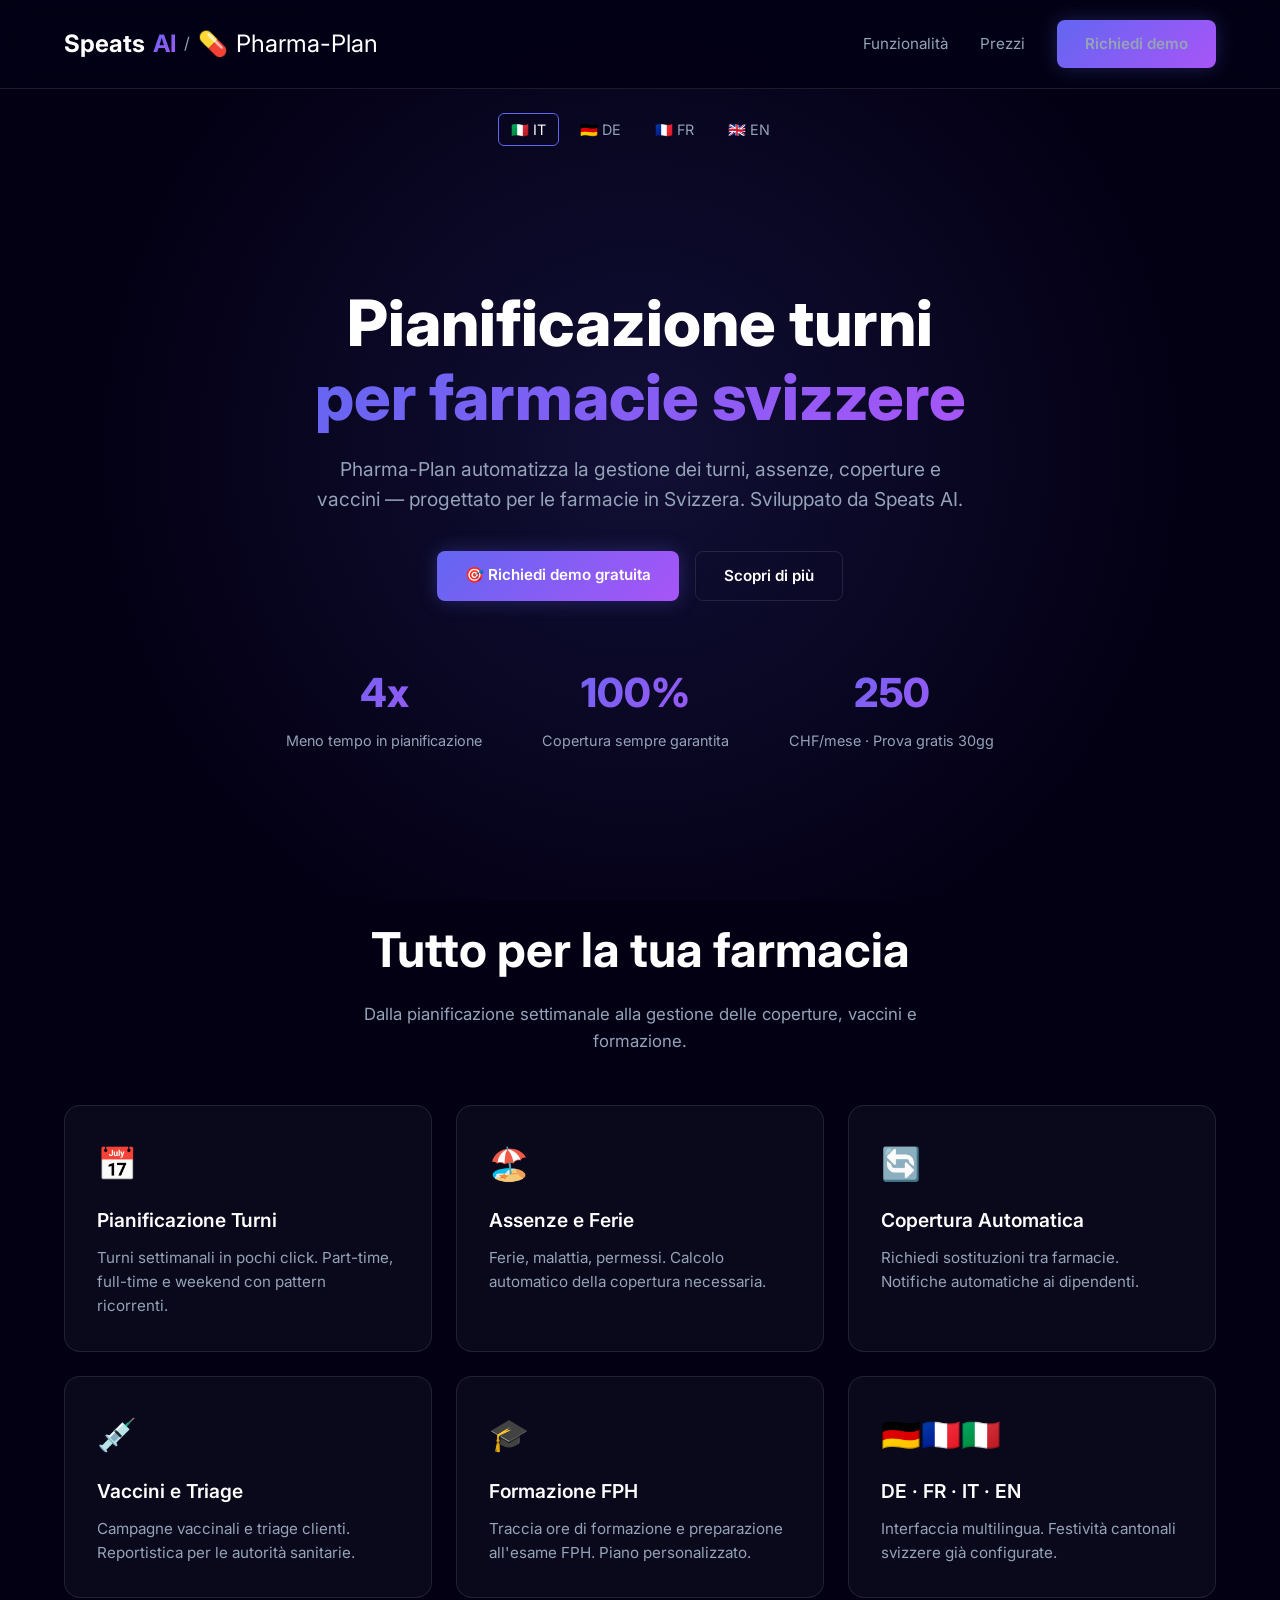
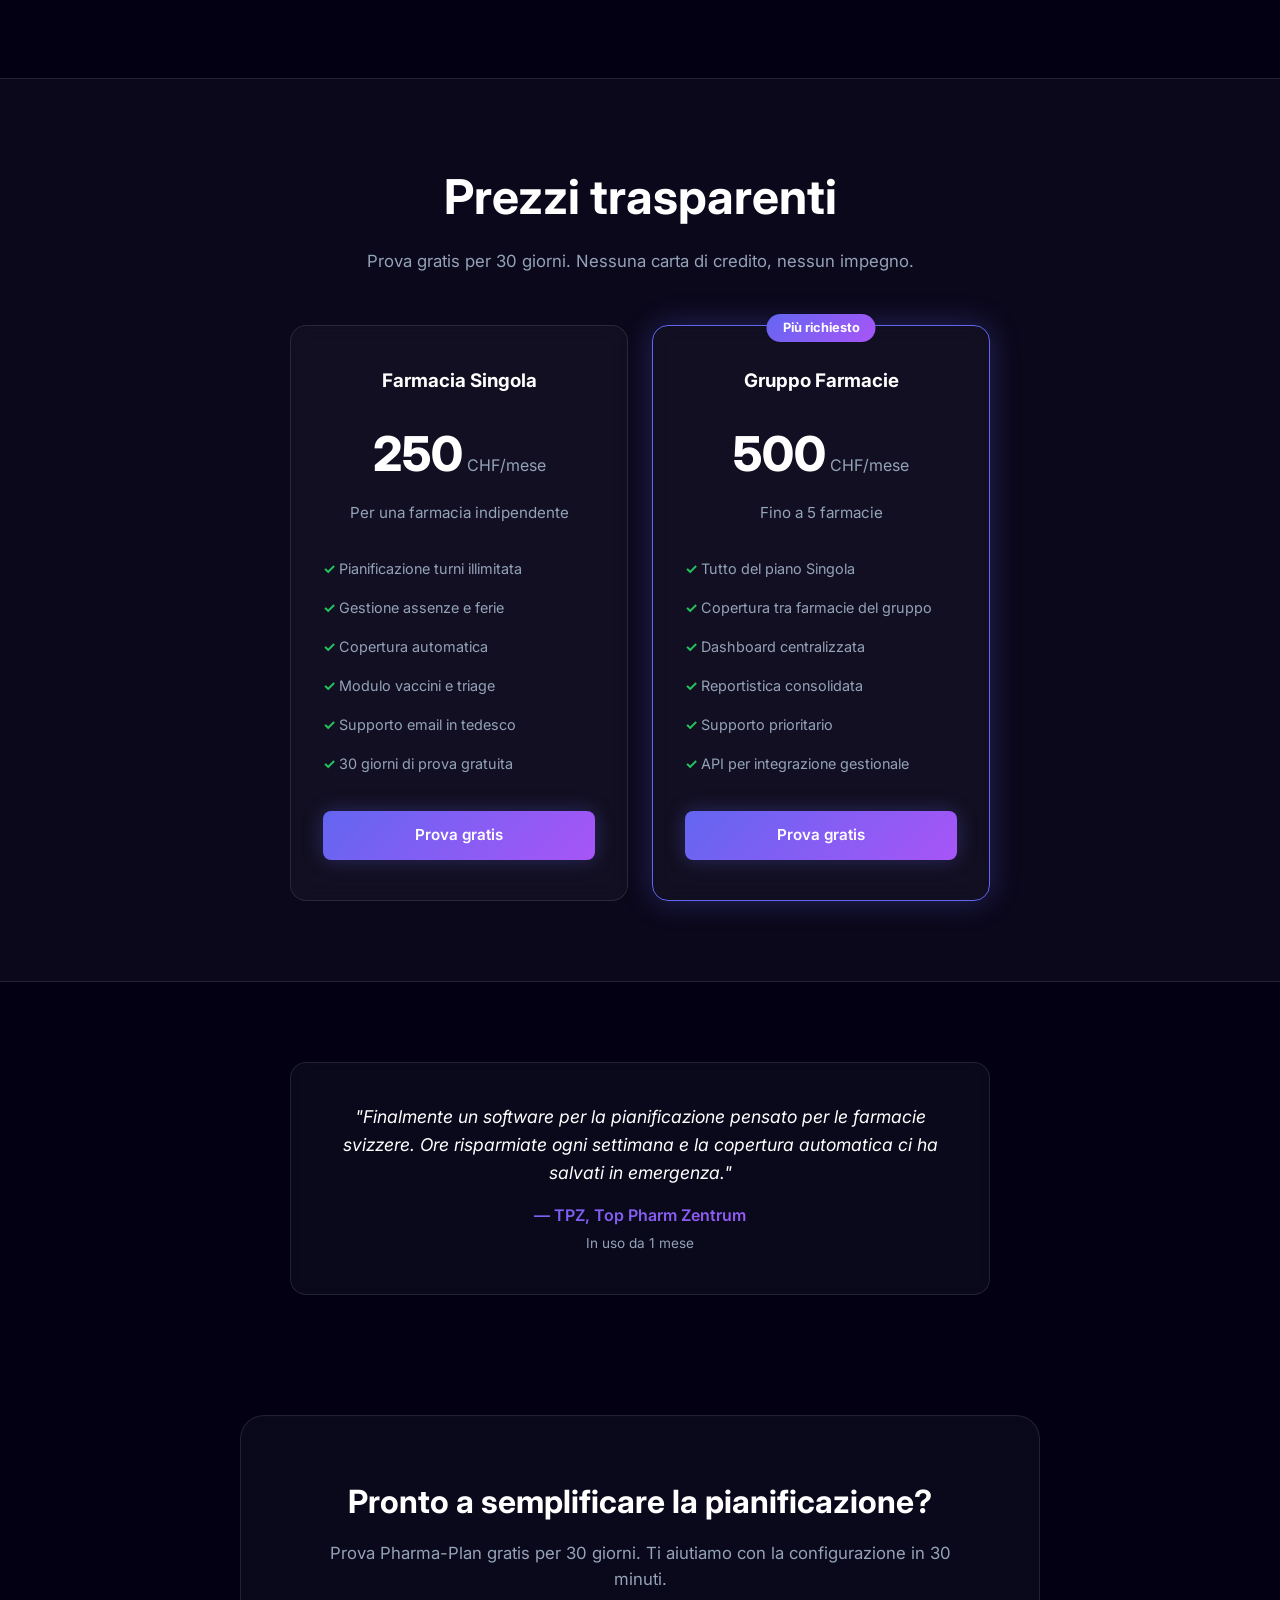
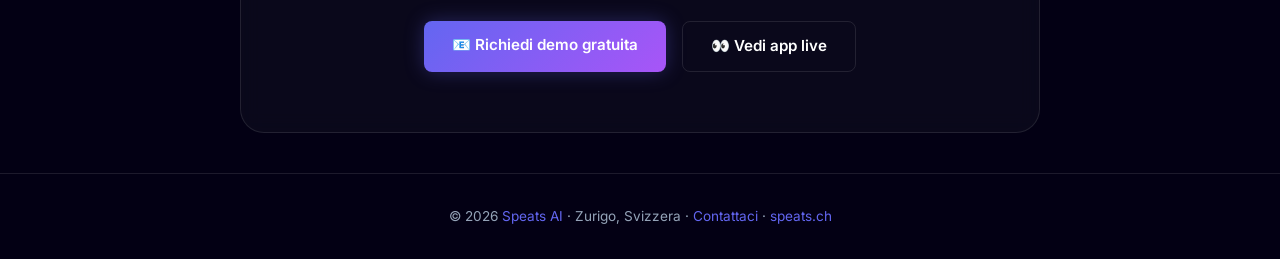
<file: pharma-plan.html>
<!DOCTYPE html>
<html lang="it">
<head>
<meta charset="UTF-8">
<meta name="viewport" content="width=device-width, initial-scale=1.0">
<title>Pharma-Plan — Gestione Turni Farmacia | Speats AI</title>
<meta name="description" content="Pharma-Plan automatizza la gestione dei turni, assenze, coperture e vaccini per le farmacie svizzere. 250 CHF/mese. Prova gratuita 30 giorni.">
<link rel="preconnect" href="https://fonts.googleapis.com" crossorigin>
<link rel="preconnect" href="https://fonts.gstatic.com" crossorigin>
<link href="https://fonts.googleapis.com/css2?family=Inter:wght@400;500;600;700;800&display=swap" rel="stylesheet">
<style>
:root {
  --primary: #6366f1; --primary-dark: #4f46e5; --primary-glow: rgba(99,102,241,0.3);
  --secondary: #a855f7; --bg-dark: #030014; --bg-card: rgba(255,255,255,0.03);
  --bg-card-hover: rgba(255,255,255,0.08); --text-main: #ffffff; --text-muted: #94a3b8;
  --border-light: rgba(255,255,255,0.1); --success: #22c55e;
  --gradient-main: linear-gradient(135deg, #6366f1 0%, #a855f7 100%);
  --gradient-glow: radial-gradient(circle at center, rgba(99,102,241,0.15) 0%, rgba(3,0,20,0) 70%);
}
* { margin: 0; padding: 0; box-sizing: border-box; font-family: 'Inter', system-ui, -apple-system, sans-serif; }
html { scroll-behavior: smooth; background: var(--bg-dark); }
body { background: var(--bg-dark); color: var(--text-main); line-height: 1.6; background-image: var(--gradient-glow); background-attachment: fixed; min-height: 100vh; }
.container { max-width: 1200px; margin: 0 auto; padding: 0 24px; }

/* Nav */
nav { padding: 20px 0; border-bottom: 1px solid var(--border-light); background: rgba(3,0,20,.85); backdrop-filter: blur(12px); position: sticky; top: 0; z-index: 100; }
nav .container { display: flex; justify-content: space-between; align-items: center; }
.logo { font-size: 1.5rem; font-weight: 700; text-decoration: none; color: var(--text-main); display: flex; align-items: center; gap: 8px; }
.logo-speats { color: var(--text-main); }
.logo-ai { background: var(--gradient-main); -webkit-background-clip: text; -webkit-text-fill-color: transparent; }
.nav-links { display: flex; gap: 32px; align-items: center; }
.nav-links a { color: var(--text-muted); text-decoration: none; font-size: .95rem; transition: color .2s; }
.nav-links a:hover { color: var(--text-main); }

/* Buttons */
.btn { display: inline-block; padding: 12px 28px; border-radius: 8px; font-weight: 600; font-size: .95rem; text-decoration: none; transition: all .2s; cursor: pointer; border: none; font-family: inherit; }
.btn-primary { background: var(--gradient-main); color: #fff; box-shadow: 0 0 20px var(--primary-glow); }
.btn-primary:hover { transform: translateY(-2px); box-shadow: 0 8px 25px rgba(99,102,241,.4); }
.btn-outline { background: transparent; color: var(--text-main); border: 1px solid var(--border-light); }
.btn-outline:hover { border-color: var(--primary); }

/* Hero */
.hero { padding: 100px 0 80px; text-align: center; }
.hero h1 { font-size: clamp(2.5rem, 5vw, 4rem); font-weight: 800; line-height: 1.15; margin-bottom: 20px; }
.hero h1 span { background: var(--gradient-main); -webkit-background-clip: text; -webkit-text-fill-color: transparent; }
.hero p { font-size: 1.2rem; color: var(--text-muted); max-width: 650px; margin: 0 auto 36px; }
.hero-btns { display: flex; gap: 16px; justify-content: center; flex-wrap: wrap; }
.hero-stats { display: flex; gap: 60px; justify-content: center; margin-top: 60px; flex-wrap: wrap; }
.stat { text-align: center; }
.stat-number { font-size: 2.5rem; font-weight: 800; background: var(--gradient-main); -webkit-background-clip: text; -webkit-text-fill-color: transparent; }
.stat-label { color: var(--text-muted); font-size: .9rem; margin-top: 4px; }

/* Sections */
section { padding: 80px 0; }
.section-title { text-align: center; font-size: clamp(2rem, 4vw, 3rem); font-weight: 700; margin-bottom: 12px; }
.section-subtitle { text-align: center; color: var(--text-muted); font-size: 1.05rem; max-width: 600px; margin: 0 auto 50px; }

/* Features */
.features-grid { display: grid; grid-template-columns: repeat(auto-fit, minmax(300px, 1fr)); gap: 24px; }
.feature-card { background: var(--bg-card); border: 1px solid var(--border-light); border-radius: 16px; padding: 32px; backdrop-filter: blur(10px); transition: all .3s; }
.feature-card:hover { background: var(--bg-card-hover); border-color: var(--primary); transform: translateY(-3px); box-shadow: 0 12px 40px rgba(0,0,0,.3); }
.feature-icon { font-size: 2rem; margin-bottom: 16px; }
.feature-card h3 { font-size: 1.2rem; font-weight: 600; margin-bottom: 10px; }
.feature-card p { color: var(--text-muted); font-size: .95rem; }

/* Pricing */
.pricing-grid { display: grid; grid-template-columns: repeat(auto-fit, minmax(300px, 1fr)); gap: 24px; max-width: 700px; margin: 0 auto; }
.pricing-card { background: var(--bg-card); border: 1px solid var(--border-light); border-radius: 16px; padding: 40px 32px; text-align: center; position: relative; backdrop-filter: blur(10px); transition: all .3s; }
.pricing-card.featured { border-color: var(--primary); box-shadow: 0 0 30px var(--primary-glow); }
.pricing-card.featured::before { content: "Più richiesto"; position: absolute; top: -12px; left: 50%; transform: translateX(-50%); background: var(--gradient-main); color: #fff; font-size: .8rem; font-weight: 700; padding: 4px 16px; border-radius: 20px; }
.pricing-card .price { font-size: 3rem; font-weight: 800; margin: 20px 0 8px; }
.pricing-card .price span { font-size: 1rem; color: var(--text-muted); font-weight: 400; }
.pricing-card .desc { color: var(--text-muted); font-size: .95rem; margin-bottom: 24px; }
.pricing-card ul { list-style: none; text-align: left; margin-bottom: 28px; }
.pricing-card ul li { padding: 8px 0; color: var(--text-muted); font-size: .9rem; }
.pricing-card ul li::before { content: "✓ "; color: var(--success); font-weight: 700; }

/* Testimonial */
.testimonial { background: var(--bg-card); border: 1px solid var(--border-light); border-radius: 16px; padding: 40px; max-width: 700px; margin: 0 auto; text-align: center; backdrop-filter: blur(10px); }
.testimonial p { font-size: 1.1rem; font-style: italic; color: var(--text-main); margin-bottom: 16px; }
.testimonial .author { background: var(--gradient-main); -webkit-background-clip: text; -webkit-text-fill-color: transparent; font-weight: 600; }
.testimonial .role { color: var(--text-muted); font-size: .85rem; margin-top: 4px; }

/* CTA */
.cta { background: var(--bg-card); border: 1px solid var(--border-light); border-radius: 24px; padding: 60px; text-align: center; margin: 40px 0; backdrop-filter: blur(10px); max-width: 800px; margin: 40px auto; }
.cta h2 { font-size: clamp(1.5rem, 3vw, 2rem); margin-bottom: 12px; }
.cta p { color: var(--text-muted); margin-bottom: 28px; font-size: 1.05rem; }
.cta-btns { display: flex; gap: 16px; justify-content: center; flex-wrap: wrap; }

/* Footer */
footer { border-top: 1px solid var(--border-light); padding: 32px 0; text-align: center; color: var(--text-muted); font-size: .85rem; }
footer a { color: var(--primary); text-decoration: none; }

/* Languages */
.lang-switch { display: flex; gap: 8px; justify-content: center; margin-bottom: 40px; }
.lang-switch a { color: var(--text-muted); text-decoration: none; padding: 4px 12px; border-radius: 6px; font-size: .9rem; border: 1px solid transparent; }
.lang-switch a:hover, .lang-switch a.active { border-color: var(--primary); color: var(--text-main); }

@media (max-width: 768px) {
  .hero h1 { font-size: 2.2rem; }
  nav .container { flex-direction: column; gap: 16px; }
  .nav-links { flex-wrap: wrap; justify-content: center; gap: 16px; }
  .pricing-grid { grid-template-columns: 1fr; }
  .cta { padding: 32px 20px; }
}
</style>
</head>
<body>

<nav>
  <div class="container">
    <a href="/" class="logo"><span class="logo-speats">Speats</span><span class="logo-ai"> AI</span> <span style="color:var(--text-muted);font-weight:400;font-size:1rem;">/</span> 💊 <span style="font-weight:400;">Pharma-Plan</span></a>
    <div class="nav-links">
      <a href="#features">Funzionalità</a>
      <a href="#pricing">Prezzi</a>
      <a href="#contatti" class="btn btn-primary">Richiedi demo</a>
    </div>
  </div>
</nav>

<div class="lang-switch container" style="margin-top:24px;">
  <a href="pharma-plan.html" class="active">🇮🇹 IT</a>
  <a href="pharma-plan-de.html">🇩🇪 DE</a>
  <a href="pharma-plan-fr.html">🇫🇷 FR</a>
  <a href="pharma-plan-en.html">🇬🇧 EN</a>
</div>

<section class="hero">
  <div class="container">
    <h1>Pianificazione turni<br><span>per farmacie svizzere</span></h1>
    <p>Pharma-Plan automatizza la gestione dei turni, assenze, coperture e vaccini — progettato per le farmacie in Svizzera. Sviluppato da Speats AI.</p>
    <div class="hero-btns">
      <a href="#contatti" class="btn btn-primary">🎯 Richiedi demo gratuita</a>
      <a href="#features" class="btn btn-outline">Scopri di più</a>
    </div>
    <div class="hero-stats">
      <div class="stat"><div class="stat-number">4x</div><div class="stat-label">Meno tempo in pianificazione</div></div>
      <div class="stat"><div class="stat-number">100%</div><div class="stat-label">Copertura sempre garantita</div></div>
      <div class="stat"><div class="stat-number">250</div><div class="stat-label">CHF/mese · Prova gratis 30gg</div></div>
    </div>
  </div>
</section>

<section id="features">
  <div class="container">
    <h2 class="section-title">Tutto per la tua farmacia</h2>
    <p class="section-subtitle">Dalla pianificazione settimanale alla gestione delle coperture, vaccini e formazione.</p>
    <div class="features-grid">
      <div class="feature-card"><div class="feature-icon">📅</div><h3>Pianificazione Turni</h3><p>Turni settimanali in pochi click. Part-time, full-time e weekend con pattern ricorrenti.</p></div>
      <div class="feature-card"><div class="feature-icon">🏖️</div><h3>Assenze e Ferie</h3><p>Ferie, malattia, permessi. Calcolo automatico della copertura necessaria.</p></div>
      <div class="feature-card"><div class="feature-icon">🔄</div><h3>Copertura Automatica</h3><p>Richiedi sostituzioni tra farmacie. Notifiche automatiche ai dipendenti.</p></div>
      <div class="feature-card"><div class="feature-icon">💉</div><h3>Vaccini e Triage</h3><p>Campagne vaccinali e triage clienti. Reportistica per le autorità sanitarie.</p></div>
      <div class="feature-card"><div class="feature-icon">🎓</div><h3>Formazione FPH</h3><p>Traccia ore di formazione e preparazione all'esame FPH. Piano personalizzato.</p></div>
      <div class="feature-card"><div class="feature-icon">🇩🇪🇫🇷🇮🇹</div><h3>DE · FR · IT · EN</h3><p>Interfaccia multilingua. Festività cantonali svizzere già configurate.</p></div>
    </div>
  </div>
</section>

<section id="pricing" style="background: var(--bg-card); border-top: 1px solid var(--border-light); border-bottom: 1px solid var(--border-light);">
  <div class="container">
    <h2 class="section-title">Prezzi trasparenti</h2>
    <p class="section-subtitle">Prova gratis per 30 giorni. Nessuna carta di credito, nessun impegno.</p>
    <div class="pricing-grid">
      <div class="pricing-card">
        <h3>Farmacia Singola</h3>
        <div class="price">250<span> CHF/mese</span></div>
        <div class="desc">Per una farmacia indipendente</div>
        <ul>
          <li>Pianificazione turni illimitata</li>
          <li>Gestione assenze e ferie</li>
          <li>Copertura automatica</li>
          <li>Modulo vaccini e triage</li>
          <li>Supporto email in tedesco</li>
          <li>30 giorni di prova gratuita</li>
        </ul>
        <a href="#contatti" class="btn btn-primary" style="width:100%;">Prova gratis</a>
      </div>
      <div class="pricing-card featured">
        <h3>Gruppo Farmacie</h3>
        <div class="price">500<span> CHF/mese</span></div>
        <div class="desc">Fino a 5 farmacie</div>
        <ul>
          <li>Tutto del piano Singola</li>
          <li>Copertura tra farmacie del gruppo</li>
          <li>Dashboard centralizzata</li>
          <li>Reportistica consolidata</li>
          <li>Supporto prioritario</li>
          <li>API per integrazione gestionale</li>
        </ul>
        <a href="#contatti" class="btn btn-primary" style="width:100%;">Prova gratis</a>
      </div>
    </div>
  </div>
</section>

<section>
  <div class="container">
    <div class="testimonial">
      <p>"Finalmente un software per la pianificazione pensato per le farmacie svizzere. Ore risparmiate ogni settimana e la copertura automatica ci ha salvati in emergenza."</p>
      <div class="author">— TPZ, Top Pharm Zentrum</div>
      <div class="role">In uso da 1 mese</div>
    </div>
  </div>
</section>

<section id="contatti" class="container">
  <div class="cta">
    <h2>Pronto a semplificare la pianificazione?</h2>
    <p>Prova Pharma-Plan gratis per 30 giorni. Ti aiutiamo con la configurazione in 30 minuti.</p>
    <div class="cta-btns">
      <a href="mailto:gianmichele.siano@gmail.com?subject=Richiesta%20demo%20Pharma-Plan" class="btn btn-primary">📧 Richiedi demo gratuita</a>
      <a href="https://pharma-plan.staging.speats.ch/" class="btn btn-outline" target="_blank">👀 Vedi app live</a>
    </div>
  </div>
</section>

<footer>
  <div class="container">
    <p>© 2026 <a href="/">Speats AI</a> · Zurigo, Svizzera · <a href="mailto:gianmichele.siano@gmail.com">Contattaci</a> · <a href="/">speats.ch</a></p>
  </div>
</footer>

</body>
</html>
</file>
